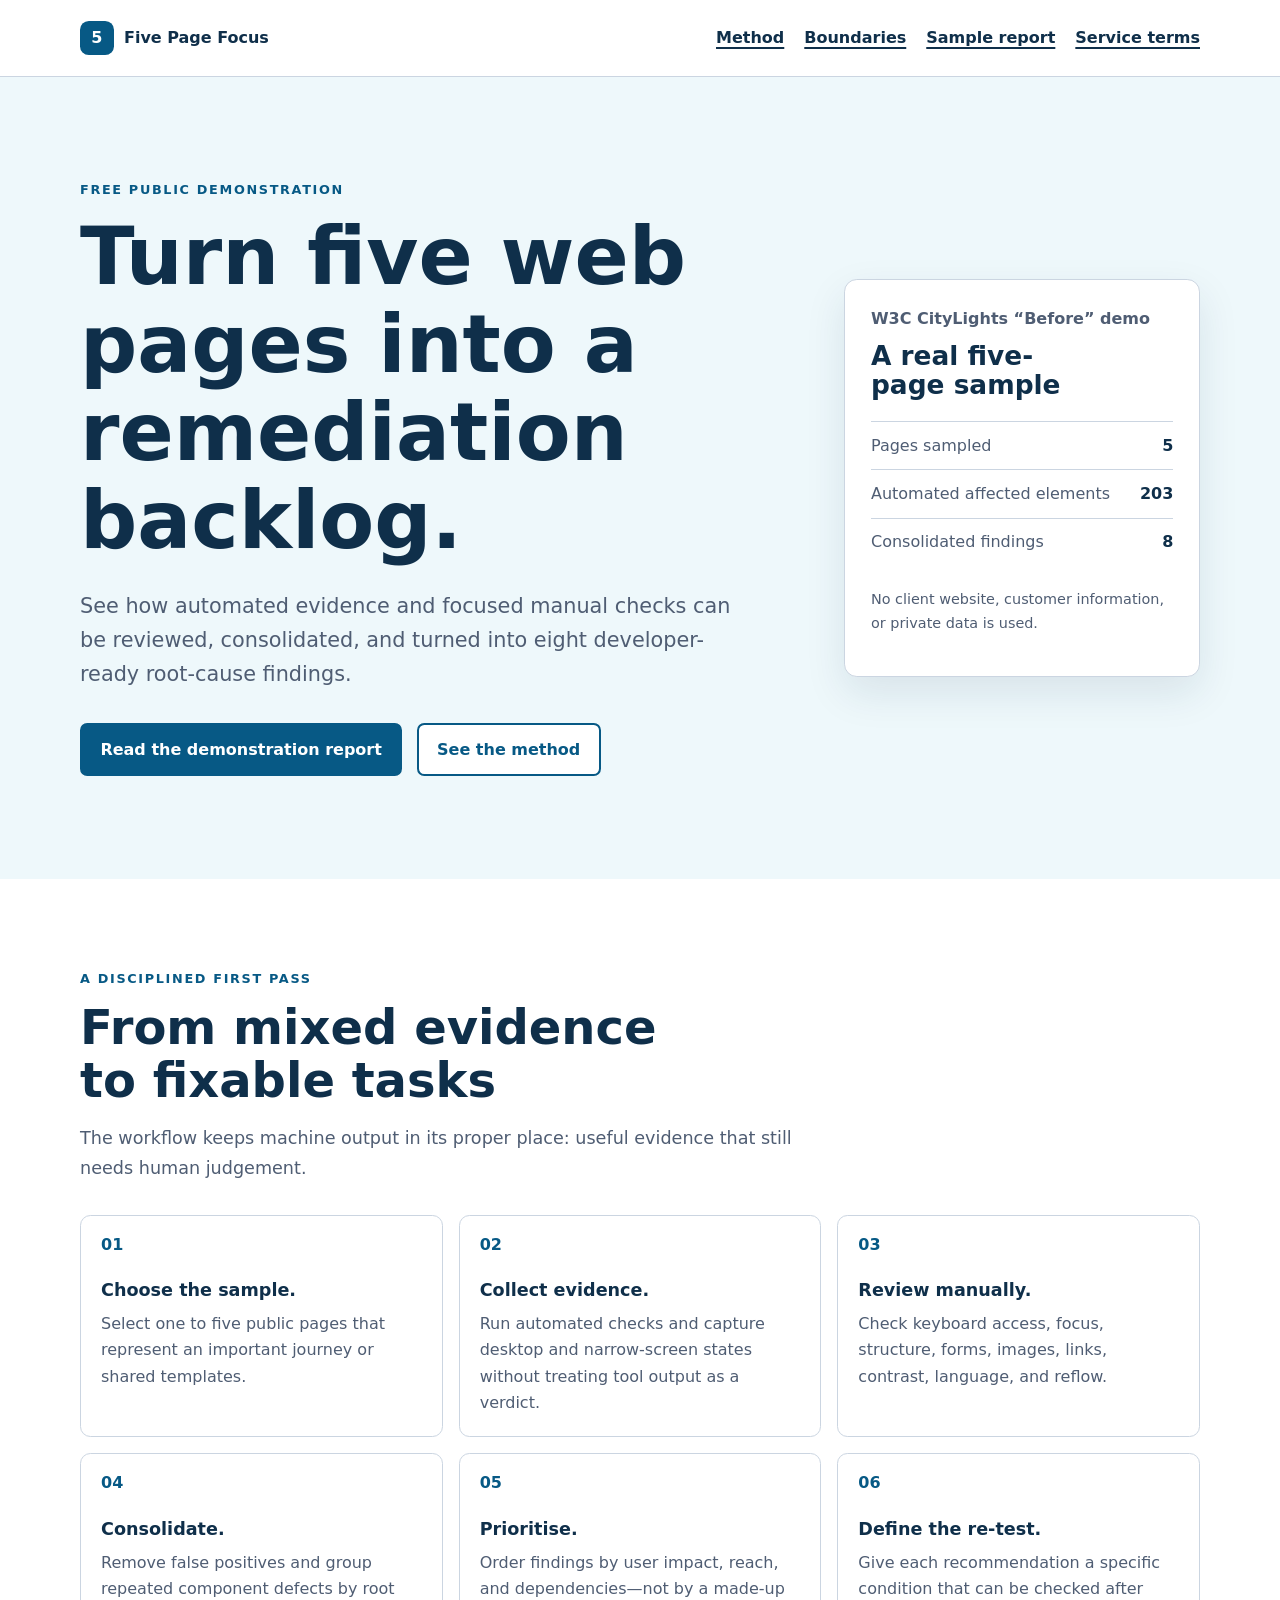
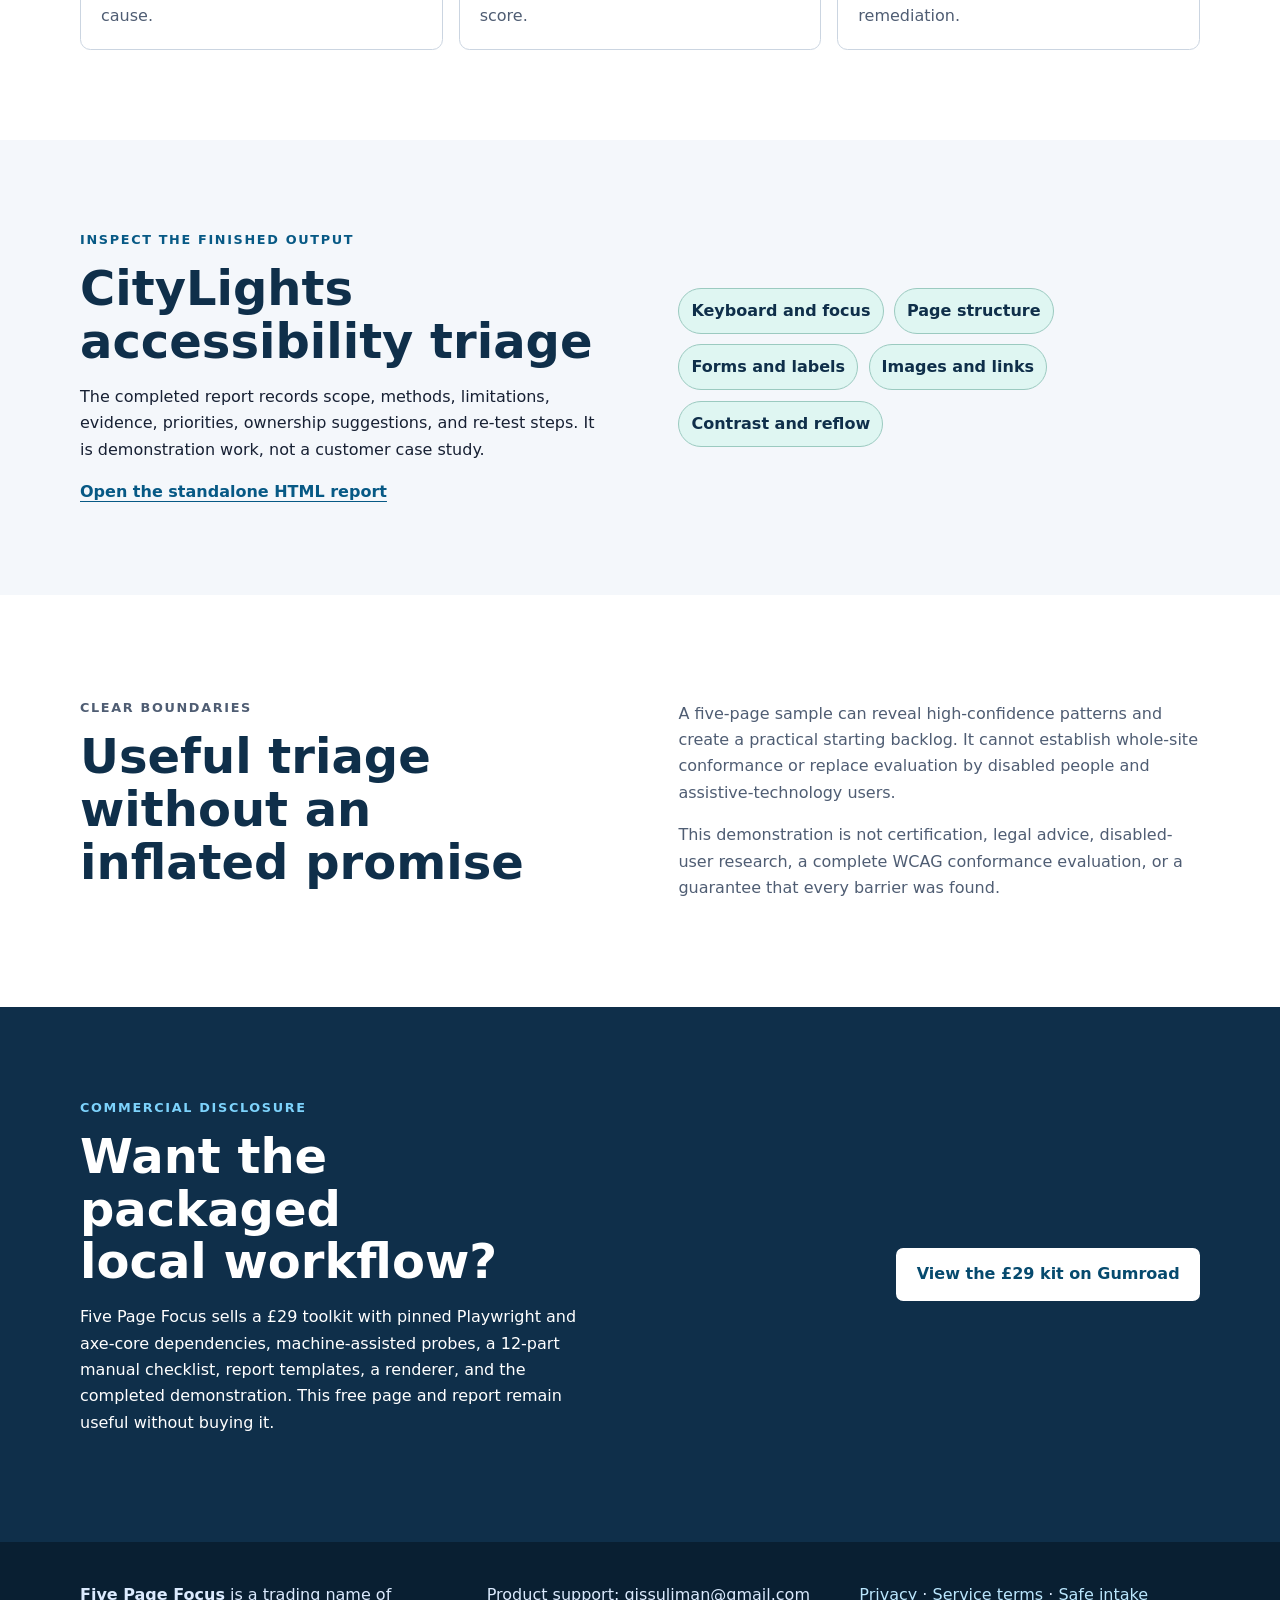
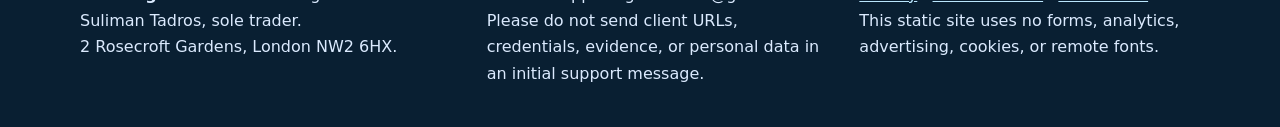
<file: index.html>
<!doctype html>
<html lang="en-GB">
<head>
  <meta charset="utf-8">
  <meta name="viewport" content="width=device-width, initial-scale=1">
  <meta name="description" content="A free, inspectable demonstration of turning five web pages into a prioritised accessibility remediation backlog.">
  <link rel="canonical" href="https://hero988.github.io/-five-page-focus/">
  <title>Five Page Focus — free accessibility triage demonstration</title>
  <link rel="stylesheet" href="styles.css">
</head>
<body>
  <a class="skip-link" href="#main-content">Skip to main content</a>

  <header class="site-header">
    <div class="shell header-inner">
      <a class="brand" href="index.html" aria-label="Five Page Focus demonstration home">
        <span class="brand-mark" aria-hidden="true">5</span>
        <span>Five Page Focus</span>
      </a>
      <nav aria-label="Main navigation">
        <ul>
          <li><a href="#method">Method</a></li>
          <li><a href="#boundaries">Boundaries</a></li>
          <li><a href="sample-report.html">Sample report</a></li>
          <li><a href="service-terms.html">Service terms</a></li>
        </ul>
      </nav>
    </div>
  </header>

  <main id="main-content">
    <section class="hero">
      <div class="shell hero-grid">
        <div>
          <p class="eyebrow">Free public demonstration</p>
          <h1>Turn five web pages into a remediation backlog.</h1>
          <p class="hero-copy">See how automated evidence and focused manual checks can be reviewed, consolidated, and turned into eight developer-ready root-cause findings.</p>
          <div class="button-row">
            <a class="button button-primary" href="sample-report.html">Read the demonstration report</a>
            <a class="button button-secondary" href="#method">See the method</a>
          </div>
        </div>
        <aside class="summary-card" aria-labelledby="summary-title">
          <p class="card-kicker">W3C CityLights “Before” demo</p>
          <h2 id="summary-title">A real five-page sample</h2>
          <dl>
            <div><dt>Pages sampled</dt><dd>5</dd></div>
            <div><dt>Automated affected elements</dt><dd>203</dd></div>
            <div><dt>Consolidated findings</dt><dd>8</dd></div>
          </dl>
          <p class="small">No client website, customer information, or private data is used.</p>
        </aside>
      </div>
    </section>

    <section class="section" id="method">
      <div class="shell">
        <div class="section-heading">
          <p class="eyebrow">A disciplined first pass</p>
          <h2>From mixed evidence to fixable tasks</h2>
          <p>The workflow keeps machine output in its proper place: useful evidence that still needs human judgement.</p>
        </div>
        <ol class="method-grid">
          <li><strong>Choose the sample.</strong><span>Select one to five public pages that represent an important journey or shared templates.</span></li>
          <li><strong>Collect evidence.</strong><span>Run automated checks and capture desktop and narrow-screen states without treating tool output as a verdict.</span></li>
          <li><strong>Review manually.</strong><span>Check keyboard access, focus, structure, forms, images, links, contrast, language, and reflow.</span></li>
          <li><strong>Consolidate.</strong><span>Remove false positives and group repeated component defects by root cause.</span></li>
          <li><strong>Prioritise.</strong><span>Order findings by user impact, reach, and dependencies—not by a made-up score.</span></li>
          <li><strong>Define the re-test.</strong><span>Give each recommendation a specific condition that can be checked after remediation.</span></li>
        </ol>
      </div>
    </section>

    <section class="section report-section">
      <div class="shell report-grid">
        <div>
          <p class="eyebrow">Inspect the finished output</p>
          <h2>CityLights accessibility triage</h2>
          <p>The completed report records scope, methods, limitations, evidence, priorities, ownership suggestions, and re-test steps. It is demonstration work, not a customer case study.</p>
          <a class="text-link" href="sample-report.html">Open the standalone HTML report</a>
        </div>
        <div class="finding-list">
          <span>Keyboard and focus</span>
          <span>Page structure</span>
          <span>Forms and labels</span>
          <span>Images and links</span>
          <span>Contrast and reflow</span>
        </div>
      </div>
    </section>

    <section class="section boundaries-section" id="boundaries">
      <div class="shell boundary-grid">
        <div>
          <p class="eyebrow">Clear boundaries</p>
          <h2>Useful triage without an inflated promise</h2>
        </div>
        <div>
          <p>A five-page sample can reveal high-confidence patterns and create a practical starting backlog. It cannot establish whole-site conformance or replace evaluation by disabled people and assistive-technology users.</p>
          <p>This demonstration is not certification, legal advice, disabled-user research, a complete WCAG conformance evaluation, or a guarantee that every barrier was found.</p>
        </div>
      </div>
    </section>

    <section class="section product-section" aria-labelledby="product-title">
      <div class="shell product-panel">
        <div>
          <p class="eyebrow">Commercial disclosure</p>
          <h2 id="product-title">Want the packaged local workflow?</h2>
          <p>Five Page Focus sells a £29 toolkit with pinned Playwright and axe-core dependencies, machine-assisted probes, a 12-part manual checklist, report templates, a renderer, and the completed demonstration. This free page and report remain useful without buying it.</p>
        </div>
        <a class="button button-primary" href="https://gissuliman.gumroad.com/l/five-page-accessibility-triage-kit?utm_source=github&amp;utm_medium=repository&amp;utm_campaign=five_page_workflow">View the £29 kit on Gumroad</a>
      </div>
    </section>
  </main>

  <footer class="site-footer">
    <div class="shell footer-grid">
      <p><strong>Five Page Focus</strong> is a trading name of Suliman Tadros, sole trader.<br>2 Rosecroft Gardens, London NW2 6HX.</p>
      <p>Product support: gissuliman@gmail.com<br>Please do not send client URLs, credentials, evidence, or personal data in an initial support message.</p>
      <p><a href="privacy.html">Privacy</a> · <a href="service-terms.html">Service terms</a> · <a href="intake.html">Safe intake</a><br>This static site uses no forms, analytics, advertising, cookies, or remote fonts.</p>
    </div>
  </footer>
</body>
</html>
</file>
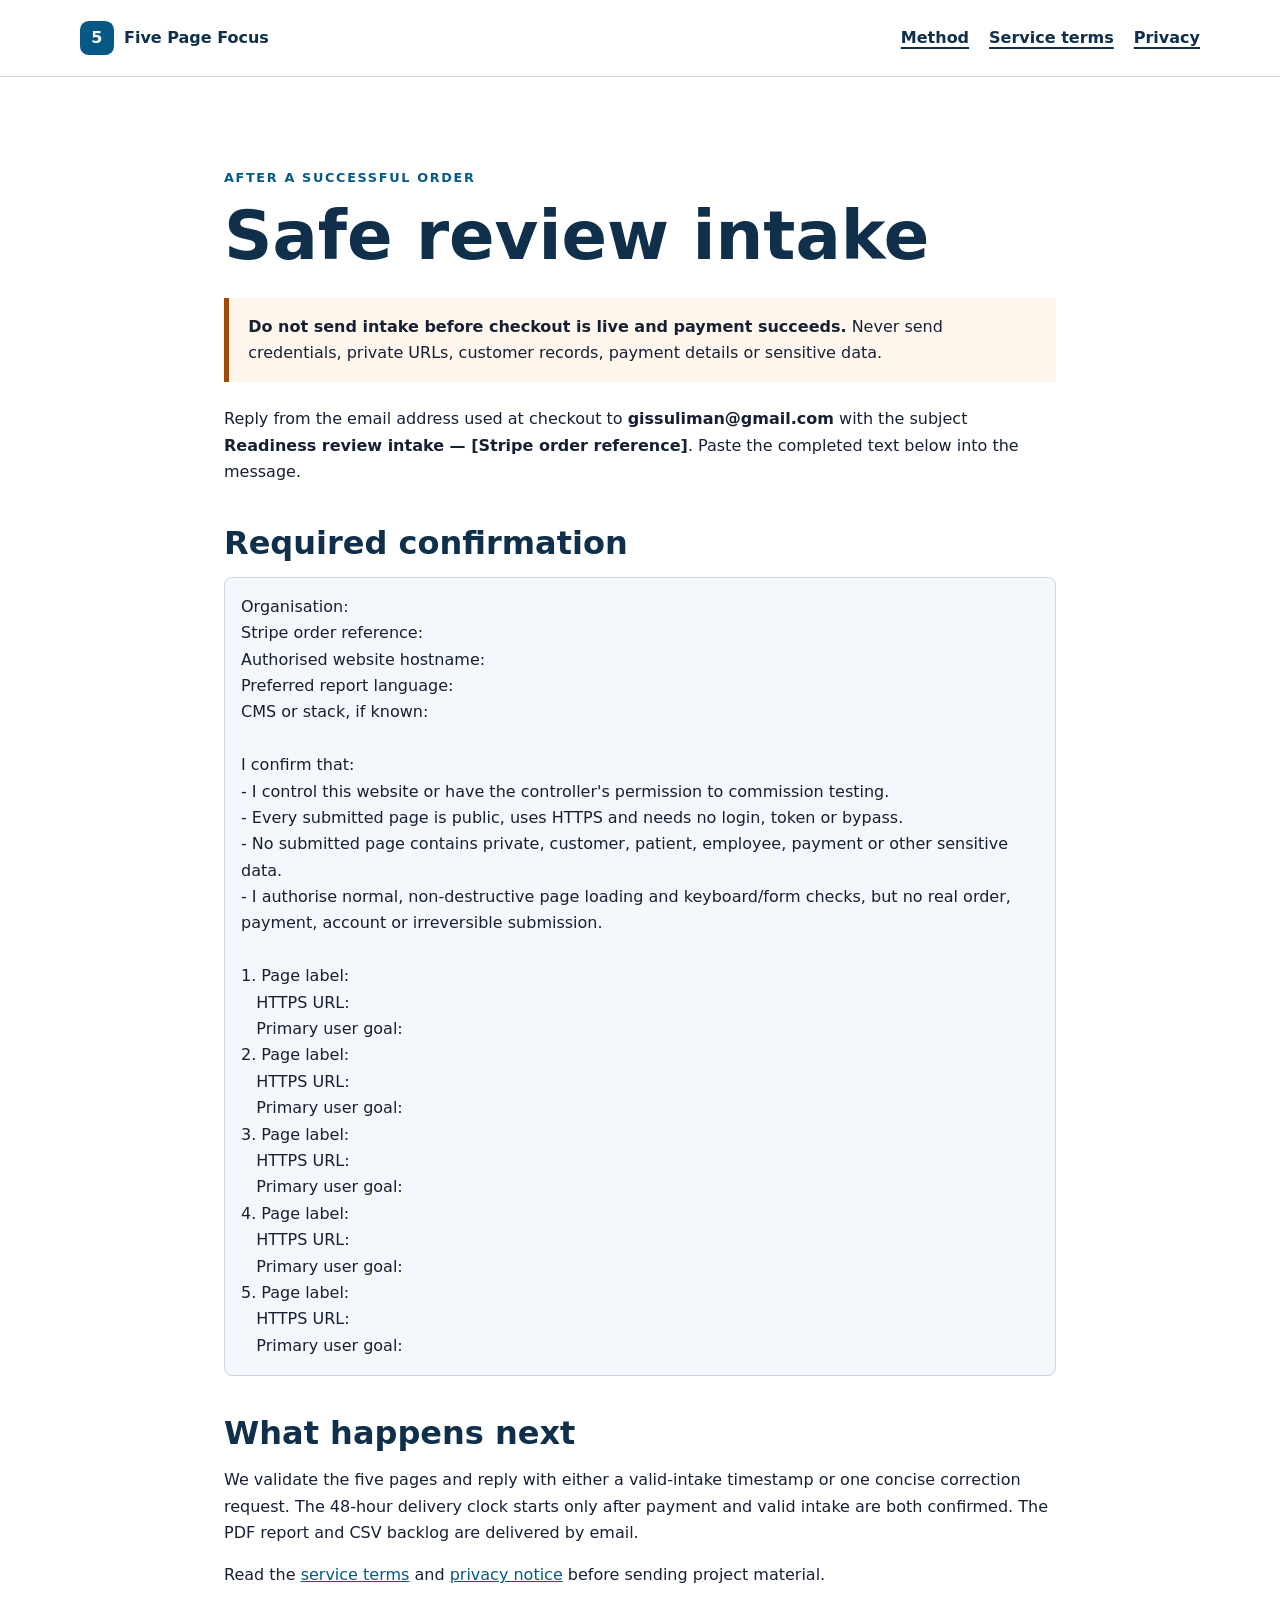
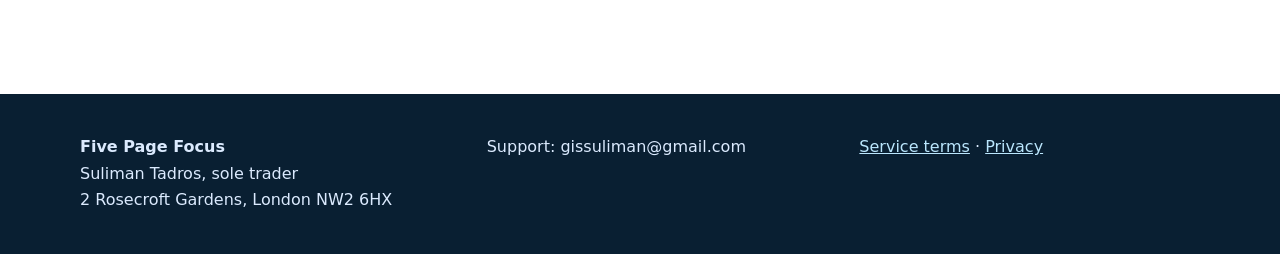
<file: intake.html>
<!doctype html>
<html lang="en-GB">
<head>
  <meta charset="utf-8">
  <meta name="viewport" content="width=device-width, initial-scale=1">
  <meta name="description" content="Safe intake instructions for a Five Page Focus accessibility readiness review.">
  <meta name="robots" content="noindex,follow">
  <link rel="canonical" href="https://hero988.github.io/-five-page-focus/intake.html">
  <title>Safe review intake — Five Page Focus</title>
  <link rel="stylesheet" href="styles.css">
</head>
<body>
  <a class="skip-link" href="#main-content">Skip to main content</a>
  <header class="site-header"><div class="shell header-inner"><a class="brand" href="index.html" aria-label="Five Page Focus home"><span class="brand-mark" aria-hidden="true">5</span><span>Five Page Focus</span></a><nav aria-label="Main navigation"><ul><li><a href="index.html">Method</a></li><li><a href="service-terms.html">Service terms</a></li><li><a href="privacy.html">Privacy</a></li></ul></nav></div></header>
  <main class="policy-main" id="main-content">
    <div class="shell narrow">
      <p class="eyebrow">After a successful order</p>
      <h1>Safe review intake</h1>
      <div class="policy-notice"><strong>Do not send intake before checkout is live and payment succeeds.</strong> Never send credentials, private URLs, customer records, payment details or sensitive data.</div>
      <p>Reply from the email address used at checkout to <strong>gissuliman@gmail.com</strong> with the subject <strong>Readiness review intake — [Stripe order reference]</strong>. Paste the completed text below into the message.</p>

      <h2>Required confirmation</h2>
      <div class="copy-block">Organisation:
Stripe order reference:
Authorised website hostname:
Preferred report language:
CMS or stack, if known:

I confirm that:
- I control this website or have the controller's permission to commission testing.
- Every submitted page is public, uses HTTPS and needs no login, token or bypass.
- No submitted page contains private, customer, patient, employee, payment or other sensitive data.
- I authorise normal, non-destructive page loading and keyboard/form checks, but no real order, payment, account or irreversible submission.

1. Page label:
   HTTPS URL:
   Primary user goal:
2. Page label:
   HTTPS URL:
   Primary user goal:
3. Page label:
   HTTPS URL:
   Primary user goal:
4. Page label:
   HTTPS URL:
   Primary user goal:
5. Page label:
   HTTPS URL:
   Primary user goal:</div>

      <h2>What happens next</h2>
      <p>We validate the five pages and reply with either a valid-intake timestamp or one concise correction request. The 48-hour delivery clock starts only after payment and valid intake are both confirmed. The PDF report and CSV backlog are delivered by email.</p>
      <p>Read the <a href="service-terms.html">service terms</a> and <a href="privacy.html">privacy notice</a> before sending project material.</p>
    </div>
  </main>
  <footer class="site-footer"><div class="shell footer-grid"><p><strong>Five Page Focus</strong><br>Suliman Tadros, sole trader<br>2 Rosecroft Gardens, London NW2 6HX</p><p>Support: gissuliman@gmail.com</p><p><a href="service-terms.html">Service terms</a> · <a href="privacy.html">Privacy</a></p></div></footer>
</body>
</html>
</file>
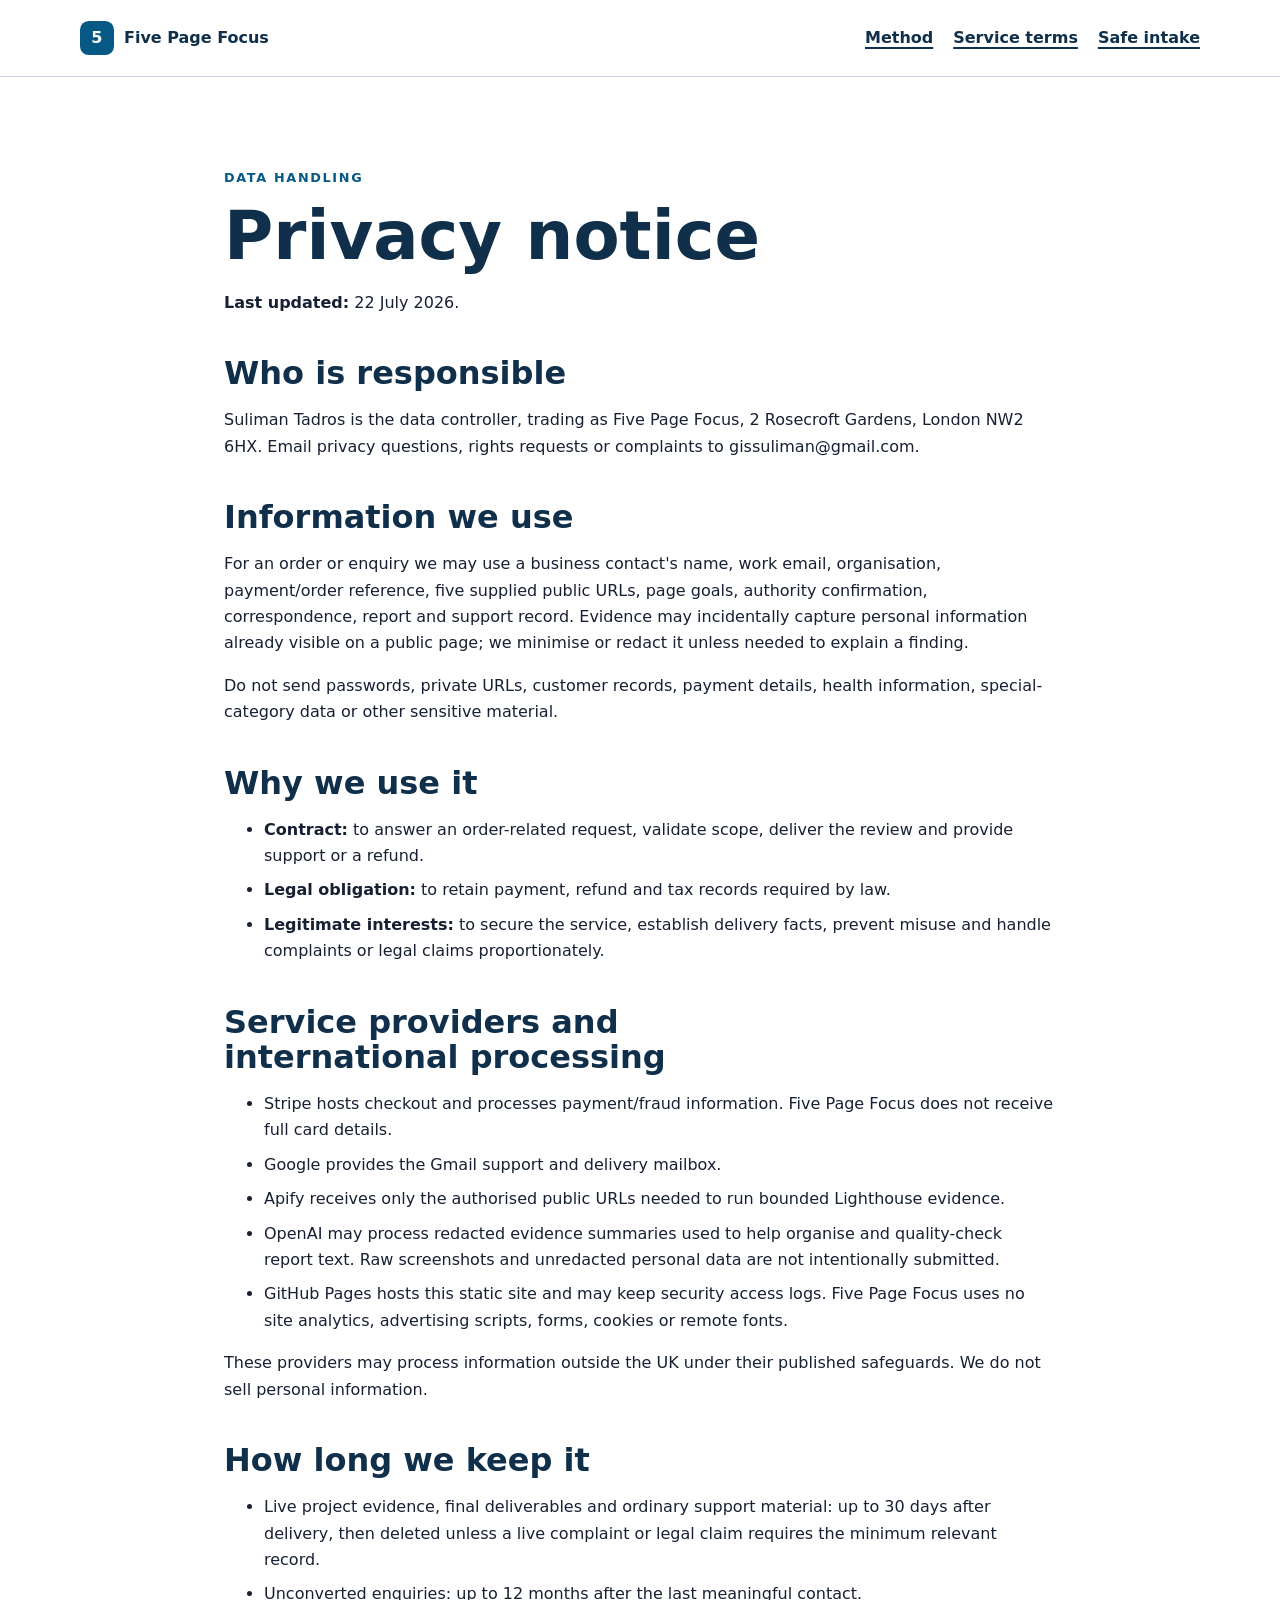
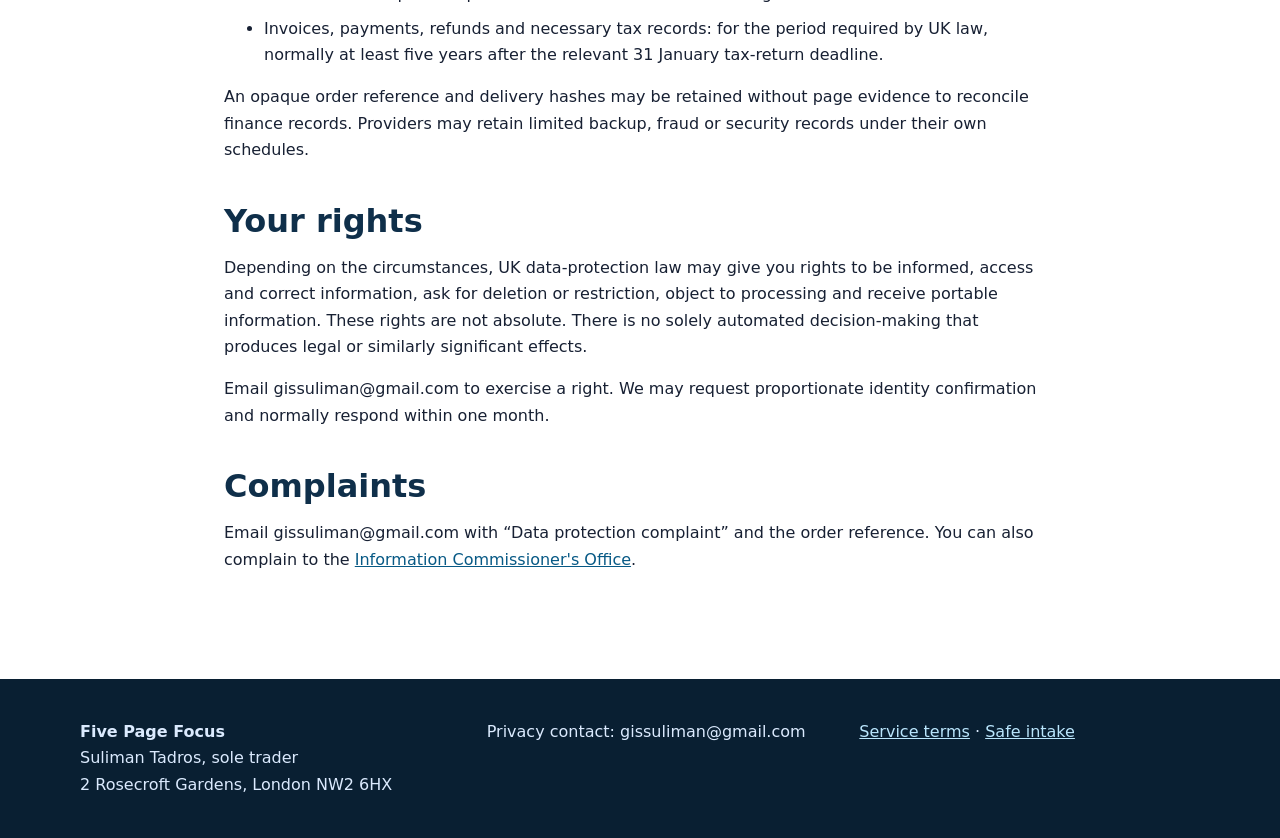
<file: privacy.html>
<!doctype html>
<html lang="en-GB">
<head>
  <meta charset="utf-8">
  <meta name="viewport" content="width=device-width, initial-scale=1">
  <meta name="description" content="How Five Page Focus uses and retains information for its readiness review.">
  <link rel="canonical" href="https://hero988.github.io/-five-page-focus/privacy.html">
  <title>Privacy — Five Page Focus</title>
  <link rel="stylesheet" href="styles.css">
</head>
<body>
  <a class="skip-link" href="#main-content">Skip to main content</a>
  <header class="site-header"><div class="shell header-inner"><a class="brand" href="index.html" aria-label="Five Page Focus home"><span class="brand-mark" aria-hidden="true">5</span><span>Five Page Focus</span></a><nav aria-label="Main navigation"><ul><li><a href="index.html">Method</a></li><li><a href="service-terms.html">Service terms</a></li><li><a href="intake.html">Safe intake</a></li></ul></nav></div></header>
  <main class="policy-main" id="main-content">
    <div class="shell narrow">
      <p class="eyebrow">Data handling</p>
      <h1>Privacy notice</h1>
      <p><strong>Last updated:</strong> 22 July 2026.</p>

      <h2>Who is responsible</h2>
      <p>Suliman Tadros is the data controller, trading as Five Page Focus, 2 Rosecroft Gardens, London NW2 6HX. Email privacy questions, rights requests or complaints to gissuliman@gmail.com.</p>

      <h2>Information we use</h2>
      <p>For an order or enquiry we may use a business contact's name, work email, organisation, payment/order reference, five supplied public URLs, page goals, authority confirmation, correspondence, report and support record. Evidence may incidentally capture personal information already visible on a public page; we minimise or redact it unless needed to explain a finding.</p>
      <p>Do not send passwords, private URLs, customer records, payment details, health information, special-category data or other sensitive material.</p>

      <h2>Why we use it</h2>
      <ul>
        <li><strong>Contract:</strong> to answer an order-related request, validate scope, deliver the review and provide support or a refund.</li>
        <li><strong>Legal obligation:</strong> to retain payment, refund and tax records required by law.</li>
        <li><strong>Legitimate interests:</strong> to secure the service, establish delivery facts, prevent misuse and handle complaints or legal claims proportionately.</li>
      </ul>

      <h2>Service providers and international processing</h2>
      <ul>
        <li>Stripe hosts checkout and processes payment/fraud information. Five Page Focus does not receive full card details.</li>
        <li>Google provides the Gmail support and delivery mailbox.</li>
        <li>Apify receives only the authorised public URLs needed to run bounded Lighthouse evidence.</li>
        <li>OpenAI may process redacted evidence summaries used to help organise and quality-check report text. Raw screenshots and unredacted personal data are not intentionally submitted.</li>
        <li>GitHub Pages hosts this static site and may keep security access logs. Five Page Focus uses no site analytics, advertising scripts, forms, cookies or remote fonts.</li>
      </ul>
      <p>These providers may process information outside the UK under their published safeguards. We do not sell personal information.</p>

      <h2>How long we keep it</h2>
      <ul>
        <li>Live project evidence, final deliverables and ordinary support material: up to 30 days after delivery, then deleted unless a live complaint or legal claim requires the minimum relevant record.</li>
        <li>Unconverted enquiries: up to 12 months after the last meaningful contact.</li>
        <li>Invoices, payments, refunds and necessary tax records: for the period required by UK law, normally at least five years after the relevant 31 January tax-return deadline.</li>
      </ul>
      <p>An opaque order reference and delivery hashes may be retained without page evidence to reconcile finance records. Providers may retain limited backup, fraud or security records under their own schedules.</p>

      <h2>Your rights</h2>
      <p>Depending on the circumstances, UK data-protection law may give you rights to be informed, access and correct information, ask for deletion or restriction, object to processing and receive portable information. These rights are not absolute. There is no solely automated decision-making that produces legal or similarly significant effects.</p>
      <p>Email gissuliman@gmail.com to exercise a right. We may request proportionate identity confirmation and normally respond within one month.</p>

      <h2>Complaints</h2>
      <p>Email gissuliman@gmail.com with “Data protection complaint” and the order reference. You can also complain to the <a href="https://ico.org.uk/make-a-complaint/">Information Commissioner's Office</a>.</p>
    </div>
  </main>
  <footer class="site-footer"><div class="shell footer-grid"><p><strong>Five Page Focus</strong><br>Suliman Tadros, sole trader<br>2 Rosecroft Gardens, London NW2 6HX</p><p>Privacy contact: gissuliman@gmail.com</p><p><a href="service-terms.html">Service terms</a> · <a href="intake.html">Safe intake</a></p></div></footer>
</body>
</html>
</file>
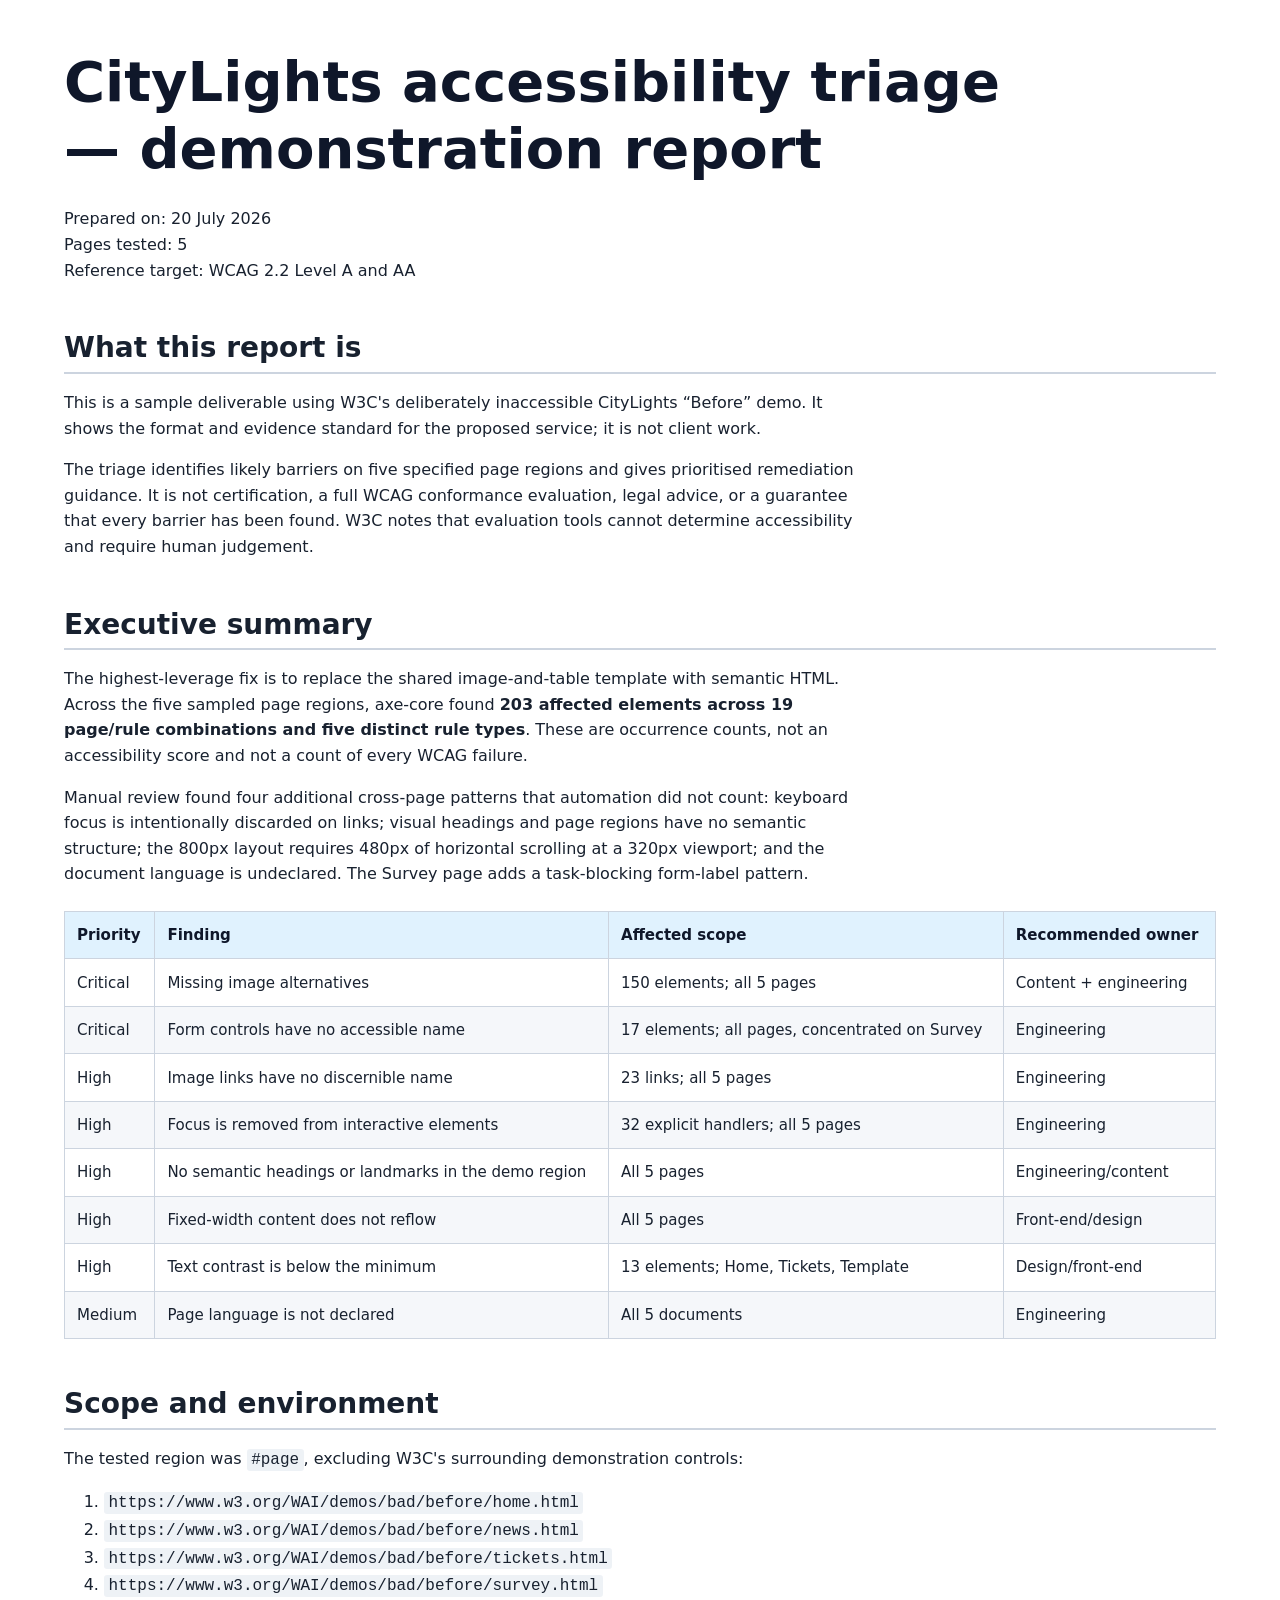
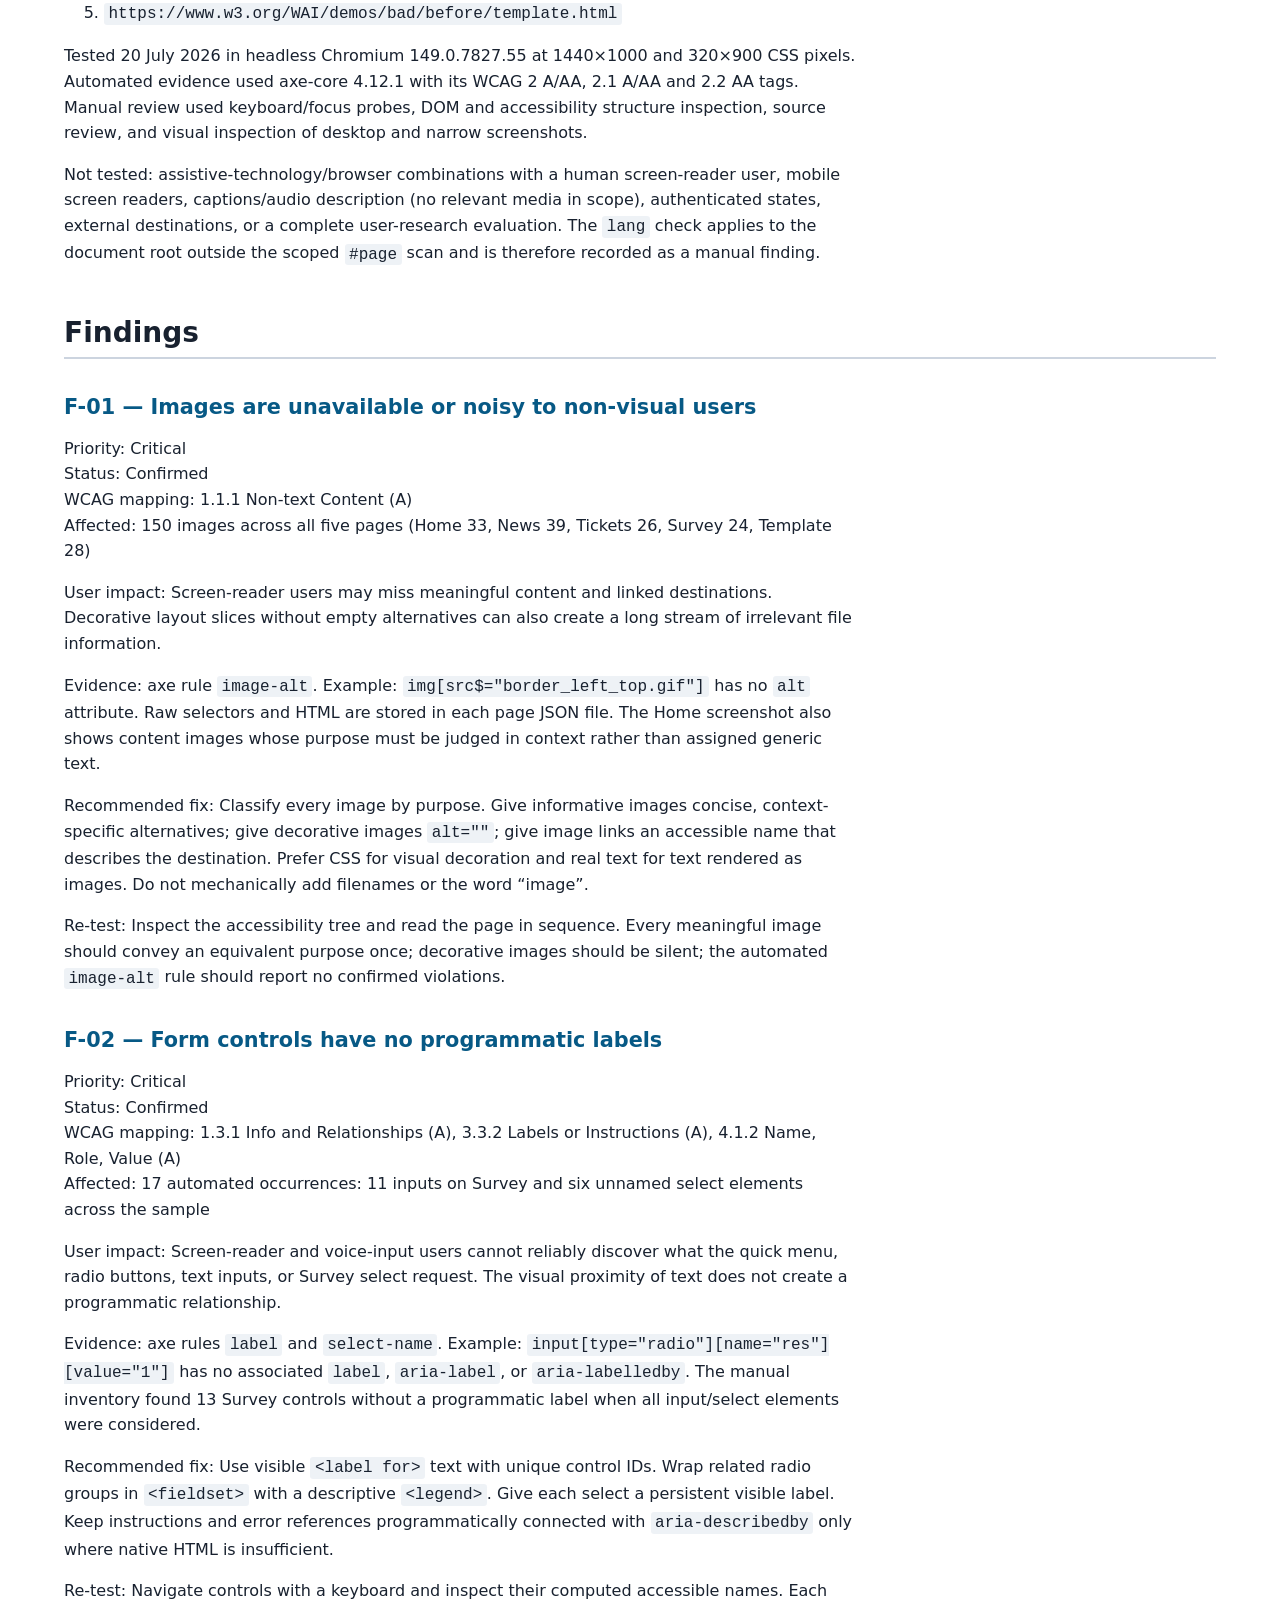
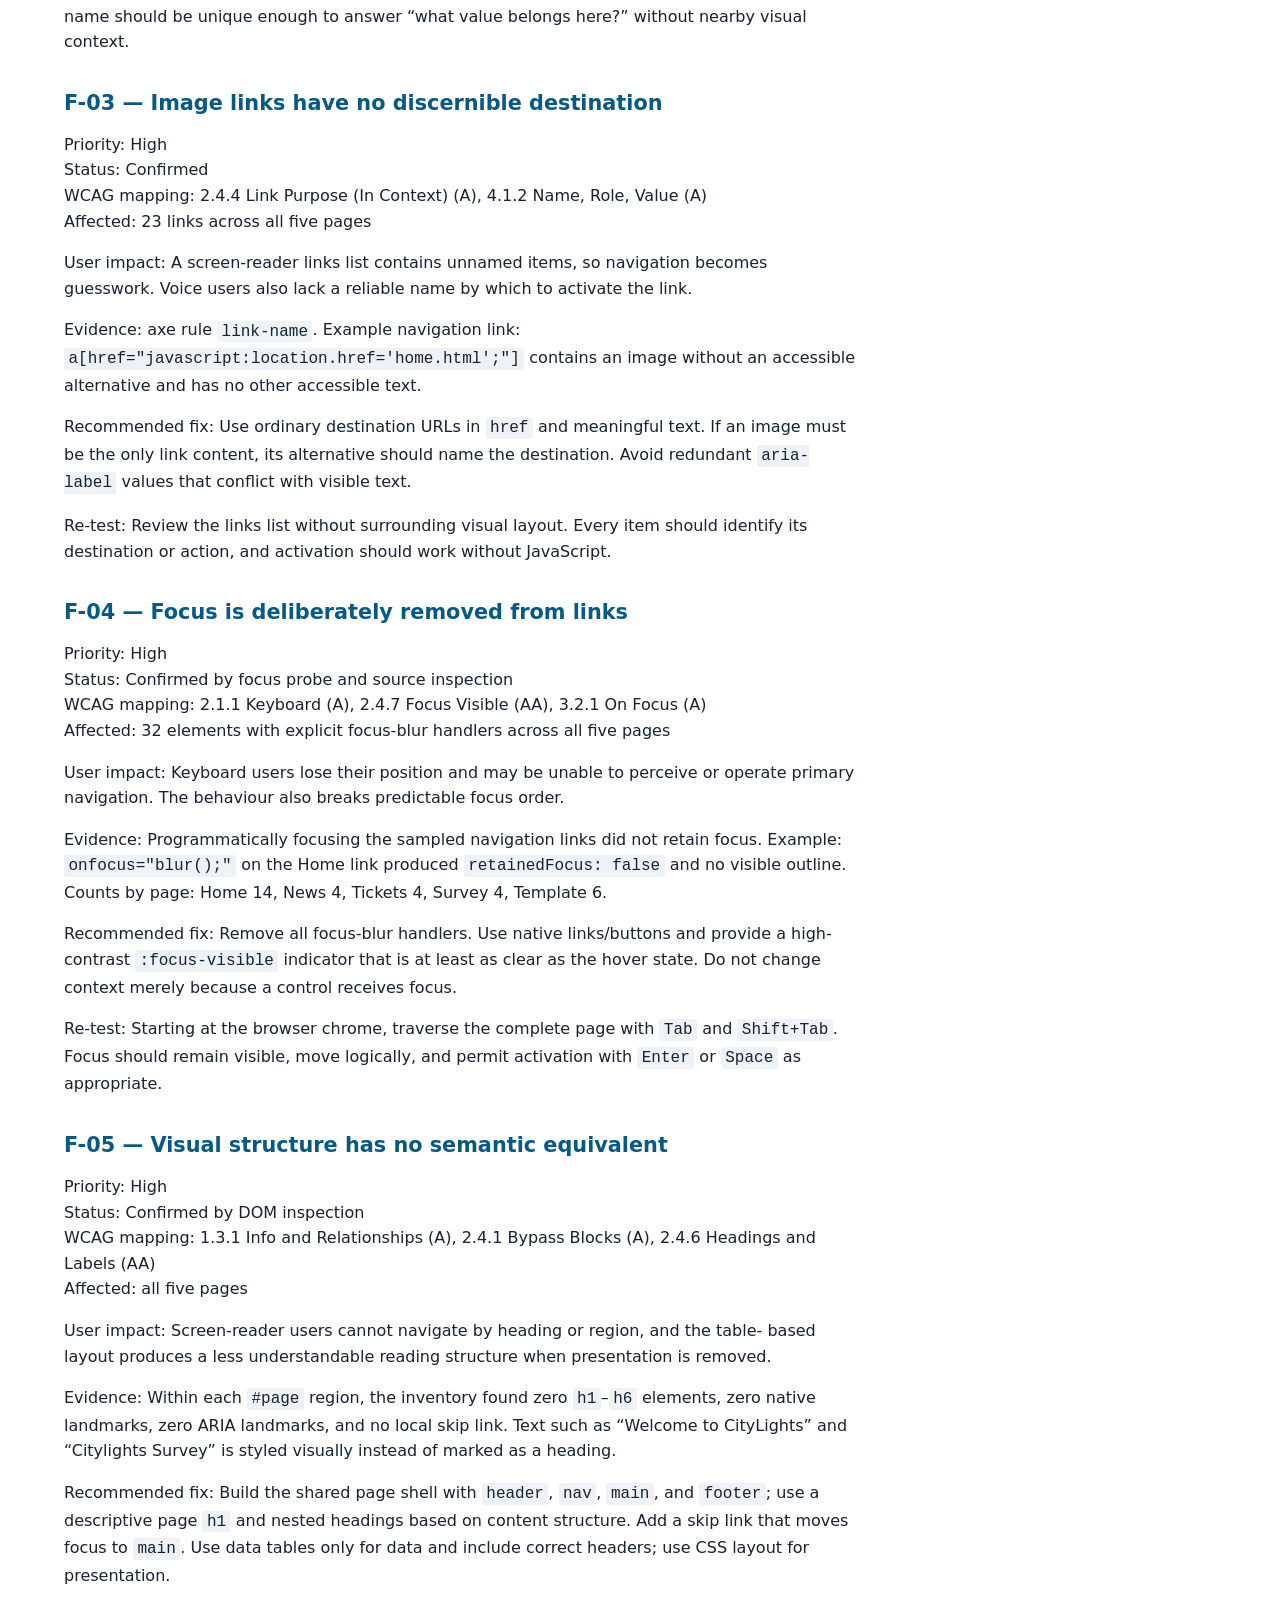
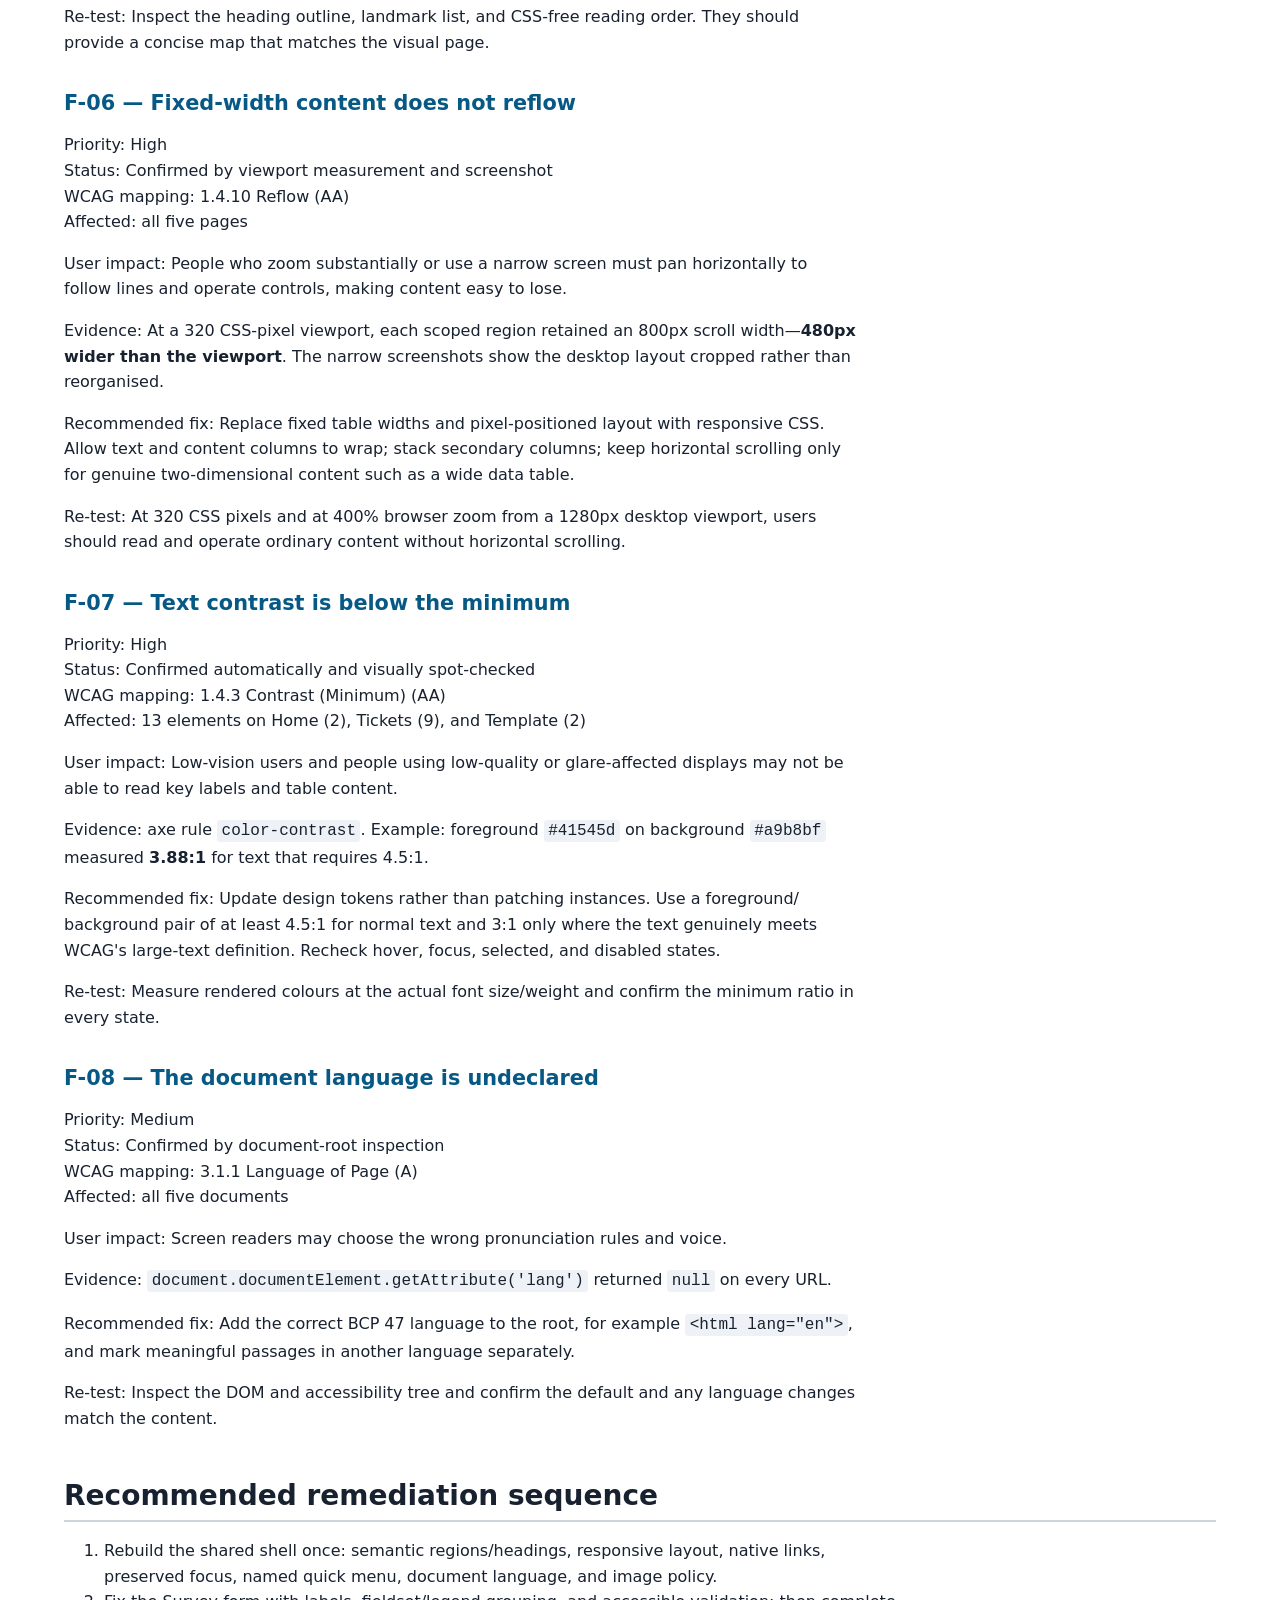
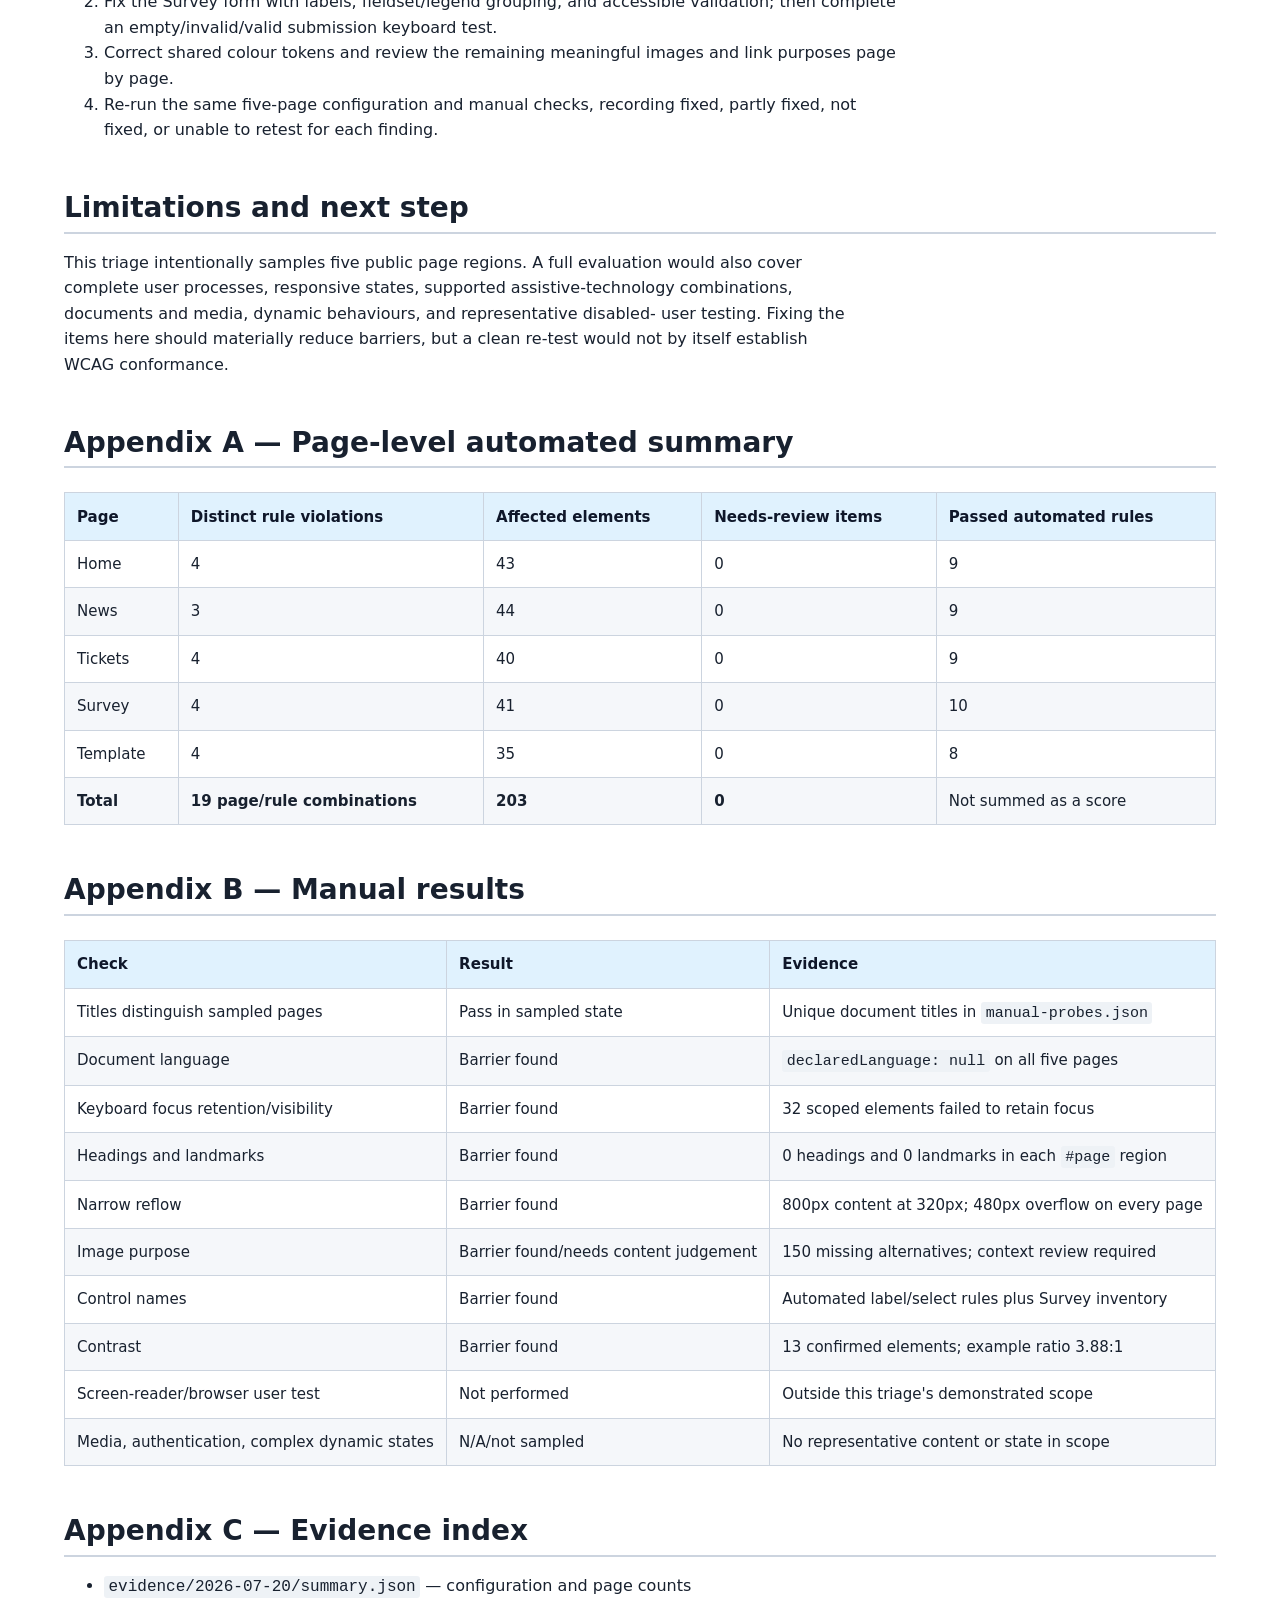
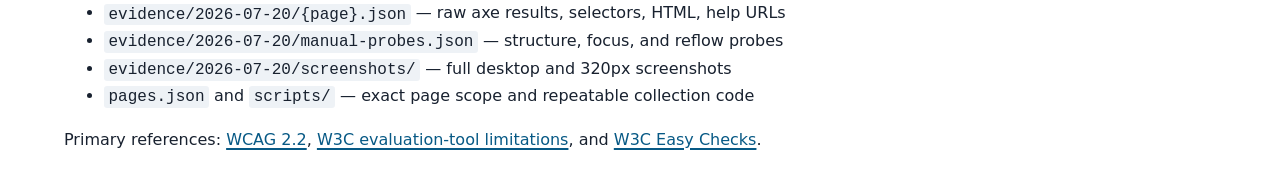
<file: sample-report.html>
<!doctype html>
<html lang="en">
<head>
  <meta charset="utf-8">
  <meta name="viewport" content="width=device-width, initial-scale=1">
  <meta name="description" content="A completed five-page accessibility triage demonstration using the W3C CityLights sample site.">
  <link rel="canonical" href="https://hero988.github.io/-five-page-focus/sample-report.html">
  <title>CityLights accessibility triage — demonstration report</title>
  <style>:root {
  color-scheme: light;
  --ink: #18212f;
  --muted: #526071;
  --line: #ccd4df;
  --surface: #f5f7fa;
  --accent: #075985;
  --accent-soft: #e0f2fe;
}

* { box-sizing: border-box; }

html { font-size: 100%; }

body {
  margin: 0;
  color: var(--ink);
  background: #fff;
  font: 1rem/1.6 system-ui, -apple-system, BlinkMacSystemFont, "Segoe UI", sans-serif;
}

main {
  width: min(100% - 2rem, 72rem);
  margin: 0 auto;
  padding: 3rem 0 6rem;
}

h1, h2, h3 {
  line-height: 1.2;
  text-wrap: balance;
}

h1 {
  margin: 0 0 1.5rem;
  font-size: clamp(2rem, 5vw, 3.5rem);
  color: #0f172a;
}

h2 {
  margin: 3rem 0 1rem;
  padding-bottom: .45rem;
  border-bottom: 2px solid var(--line);
  font-size: 1.75rem;
}

h3 {
  margin: 2.25rem 0 .75rem;
  color: var(--accent);
  font-size: 1.3rem;
}

p, li { max-width: 78ch; }

a {
  color: #075985;
  text-decoration-thickness: .12em;
  text-underline-offset: .18em;
}

a:focus-visible {
  outline: 3px solid #ca8a04;
  outline-offset: 3px;
}

code {
  padding: .12rem .28rem;
  border-radius: .2rem;
  background: #eef2f6;
  overflow-wrap: anywhere;
}

table {
  width: 100%;
  margin: 1.5rem 0;
  border-collapse: collapse;
  font-size: .94rem;
}

th, td {
  padding: .7rem .75rem;
  border: 1px solid var(--line);
  text-align: left;
  vertical-align: top;
}

th {
  color: #0f172a;
  background: var(--accent-soft);
}

tbody tr:nth-child(even) { background: var(--surface); }

blockquote {
  margin-inline: 0;
  padding: .8rem 1rem;
  border-left: .3rem solid var(--accent);
  background: var(--surface);
}

@media (max-width: 48rem) {
  main { width: min(100% - 1rem, 72rem); padding-top: 1.5rem; }
  table { display: block; overflow-x: auto; }
}

@media print {
  body { font-size: 10.5pt; }
  main { width: 100%; padding: 0; }
  h2, h3 { break-after: avoid; }
  table, pre, blockquote { break-inside: avoid; }
  a { color: inherit; }
  a[href^="http"]::after { content: " (" attr(href) ")"; font-size: .8em; }
}
</style>
</head>
<body>
  <main id="main-content">
    <h1>CityLights accessibility triage — demonstration report</h1>
<p>Prepared on: 20 July 2026<br>Pages tested: 5<br>Reference target: WCAG 2.2 Level A and AA</p>
<h2>What this report is</h2>
<p>This is a sample deliverable using W3C&#39;s deliberately inaccessible CityLights
“Before” demo. It shows the format and evidence standard for the proposed service; it
is not client work.</p>
<p>The triage identifies likely barriers on five specified page regions and gives
prioritised remediation guidance. It is not certification, a full WCAG conformance
evaluation, legal advice, or a guarantee that every barrier has been found. W3C notes
that evaluation tools cannot determine accessibility and require human judgement.</p>
<h2>Executive summary</h2>
<p>The highest-leverage fix is to replace the shared image-and-table template with
semantic HTML. Across the five sampled page regions, axe-core found <strong>203 affected
elements across 19 page/rule combinations and five distinct rule types</strong>. These are
occurrence counts, not an accessibility score and not a count of every WCAG failure.</p>
<p>Manual review found four additional cross-page patterns that automation did not count:
keyboard focus is intentionally discarded on links; visual headings and page regions
have no semantic structure; the 800px layout requires 480px of horizontal scrolling at
a 320px viewport; and the document language is undeclared. The Survey page adds a
task-blocking form-label pattern.</p>
<table>
<thead>
<tr>
<th>Priority</th>
<th>Finding</th>
<th>Affected scope</th>
<th>Recommended owner</th>
</tr>
</thead>
<tbody><tr>
<td>Critical</td>
<td>Missing image alternatives</td>
<td>150 elements; all 5 pages</td>
<td>Content + engineering</td>
</tr>
<tr>
<td>Critical</td>
<td>Form controls have no accessible name</td>
<td>17 elements; all pages, concentrated on Survey</td>
<td>Engineering</td>
</tr>
<tr>
<td>High</td>
<td>Image links have no discernible name</td>
<td>23 links; all 5 pages</td>
<td>Engineering</td>
</tr>
<tr>
<td>High</td>
<td>Focus is removed from interactive elements</td>
<td>32 explicit handlers; all 5 pages</td>
<td>Engineering</td>
</tr>
<tr>
<td>High</td>
<td>No semantic headings or landmarks in the demo region</td>
<td>All 5 pages</td>
<td>Engineering/content</td>
</tr>
<tr>
<td>High</td>
<td>Fixed-width content does not reflow</td>
<td>All 5 pages</td>
<td>Front-end/design</td>
</tr>
<tr>
<td>High</td>
<td>Text contrast is below the minimum</td>
<td>13 elements; Home, Tickets, Template</td>
<td>Design/front-end</td>
</tr>
<tr>
<td>Medium</td>
<td>Page language is not declared</td>
<td>All 5 documents</td>
<td>Engineering</td>
</tr>
</tbody></table>
<h2>Scope and environment</h2>
<p>The tested region was <code>#page</code>, excluding W3C&#39;s surrounding demonstration controls:</p>
<ol>
<li><code>https://www.w3.org/WAI/demos/bad/before/home.html</code></li>
<li><code>https://www.w3.org/WAI/demos/bad/before/news.html</code></li>
<li><code>https://www.w3.org/WAI/demos/bad/before/tickets.html</code></li>
<li><code>https://www.w3.org/WAI/demos/bad/before/survey.html</code></li>
<li><code>https://www.w3.org/WAI/demos/bad/before/template.html</code></li>
</ol>
<p>Tested 20 July 2026 in headless Chromium 149.0.7827.55 at 1440×1000 and 320×900 CSS
pixels. Automated evidence used axe-core 4.12.1 with its WCAG 2 A/AA, 2.1 A/AA and
2.2 AA tags. Manual review used keyboard/focus probes, DOM and accessibility structure
inspection, source review, and visual inspection of desktop and narrow screenshots.</p>
<p>Not tested: assistive-technology/browser combinations with a human screen-reader user,
mobile screen readers, captions/audio description (no relevant media in scope),
authenticated states, external destinations, or a complete user-research evaluation.
The <code>lang</code> check applies to the document root outside the scoped <code>#page</code> scan and is
therefore recorded as a manual finding.</p>
<h2>Findings</h2>
<h3>F-01 — Images are unavailable or noisy to non-visual users</h3>
<p>Priority: Critical<br>Status: Confirmed<br>WCAG mapping: 1.1.1 Non-text Content (A)<br>Affected: 150 images across all five pages (Home 33, News 39, Tickets 26, Survey 24,
Template 28)</p>
<p>User impact: Screen-reader users may miss meaningful content and linked destinations.
Decorative layout slices without empty alternatives can also create a long stream of
irrelevant file information.</p>
<p>Evidence: axe rule <code>image-alt</code>. Example:
<code>img[src$=&quot;border_left_top.gif&quot;]</code> has no <code>alt</code> attribute. Raw selectors and HTML are
stored in each page JSON file. The Home screenshot also shows content images whose
purpose must be judged in context rather than assigned generic text.</p>
<p>Recommended fix: Classify every image by purpose. Give informative images concise,
context-specific alternatives; give decorative images <code>alt=&quot;&quot;</code>; give image links an
accessible name that describes the destination. Prefer CSS for visual decoration and
real text for text rendered as images. Do not mechanically add filenames or the word
“image”.</p>
<p>Re-test: Inspect the accessibility tree and read the page in sequence. Every meaningful
image should convey an equivalent purpose once; decorative images should be silent;
the automated <code>image-alt</code> rule should report no confirmed violations.</p>
<h3>F-02 — Form controls have no programmatic labels</h3>
<p>Priority: Critical<br>Status: Confirmed<br>WCAG mapping: 1.3.1 Info and Relationships (A), 3.3.2 Labels or Instructions (A),
4.1.2 Name, Role, Value (A)<br>Affected: 17 automated occurrences: 11 inputs on Survey and six unnamed select
elements across the sample</p>
<p>User impact: Screen-reader and voice-input users cannot reliably discover what the
quick menu, radio buttons, text inputs, or Survey select request. The visual proximity
of text does not create a programmatic relationship.</p>
<p>Evidence: axe rules <code>label</code> and <code>select-name</code>. Example:
<code>input[type=&quot;radio&quot;][name=&quot;res&quot;][value=&quot;1&quot;]</code> has no associated <code>label</code>, <code>aria-label</code>,
or <code>aria-labelledby</code>. The manual inventory found 13 Survey controls without a
programmatic label when all input/select elements were considered.</p>
<p>Recommended fix: Use visible <code>&lt;label for&gt;</code> text with unique control IDs. Wrap related
radio groups in <code>&lt;fieldset&gt;</code> with a descriptive <code>&lt;legend&gt;</code>. Give each select a persistent
visible label. Keep instructions and error references programmatically connected with
<code>aria-describedby</code> only where native HTML is insufficient.</p>
<p>Re-test: Navigate controls with a keyboard and inspect their computed accessible names.
Each name should be unique enough to answer “what value belongs here?” without nearby
visual context.</p>
<h3>F-03 — Image links have no discernible destination</h3>
<p>Priority: High<br>Status: Confirmed<br>WCAG mapping: 2.4.4 Link Purpose (In Context) (A), 4.1.2 Name, Role, Value (A)<br>Affected: 23 links across all five pages</p>
<p>User impact: A screen-reader links list contains unnamed items, so navigation becomes
guesswork. Voice users also lack a reliable name by which to activate the link.</p>
<p>Evidence: axe rule <code>link-name</code>. Example navigation link:
<code>a[href=&quot;javascript:location.href=&#39;home.html&#39;;&quot;]</code> contains an image without an
accessible alternative and has no other accessible text.</p>
<p>Recommended fix: Use ordinary destination URLs in <code>href</code> and meaningful text. If an
image must be the only link content, its alternative should name the destination.
Avoid redundant <code>aria-label</code> values that conflict with visible text.</p>
<p>Re-test: Review the links list without surrounding visual layout. Every item should
identify its destination or action, and activation should work without JavaScript.</p>
<h3>F-04 — Focus is deliberately removed from links</h3>
<p>Priority: High<br>Status: Confirmed by focus probe and source inspection<br>WCAG mapping: 2.1.1 Keyboard (A), 2.4.7 Focus Visible (AA), 3.2.1 On Focus (A)<br>Affected: 32 elements with explicit focus-blur handlers across all five pages</p>
<p>User impact: Keyboard users lose their position and may be unable to perceive or
operate primary navigation. The behaviour also breaks predictable focus order.</p>
<p>Evidence: Programmatically focusing the sampled navigation links did not retain focus.
Example: <code>onfocus=&quot;blur();&quot;</code> on the Home link produced <code>retainedFocus: false</code> and no
visible outline. Counts by page: Home 14, News 4, Tickets 4, Survey 4, Template 6.</p>
<p>Recommended fix: Remove all focus-blur handlers. Use native links/buttons and provide a
high-contrast <code>:focus-visible</code> indicator that is at least as clear as the hover state.
Do not change context merely because a control receives focus.</p>
<p>Re-test: Starting at the browser chrome, traverse the complete page with <code>Tab</code> and
<code>Shift+Tab</code>. Focus should remain visible, move logically, and permit activation with
<code>Enter</code> or <code>Space</code> as appropriate.</p>
<h3>F-05 — Visual structure has no semantic equivalent</h3>
<p>Priority: High<br>Status: Confirmed by DOM inspection<br>WCAG mapping: 1.3.1 Info and Relationships (A), 2.4.1 Bypass Blocks (A), 2.4.6
Headings and Labels (AA)<br>Affected: all five pages</p>
<p>User impact: Screen-reader users cannot navigate by heading or region, and the table-
based layout produces a less understandable reading structure when presentation is
removed.</p>
<p>Evidence: Within each <code>#page</code> region, the inventory found zero <code>h1</code>–<code>h6</code> elements,
zero native landmarks, zero ARIA landmarks, and no local skip link. Text such as
“Welcome to CityLights” and “Citylights Survey” is styled visually instead of marked
as a heading.</p>
<p>Recommended fix: Build the shared page shell with <code>header</code>, <code>nav</code>, <code>main</code>, and <code>footer</code>;
use a descriptive page <code>h1</code> and nested headings based on content structure. Add a skip
link that moves focus to <code>main</code>. Use data tables only for data and include correct
headers; use CSS layout for presentation.</p>
<p>Re-test: Inspect the heading outline, landmark list, and CSS-free reading order. They
should provide a concise map that matches the visual page.</p>
<h3>F-06 — Fixed-width content does not reflow</h3>
<p>Priority: High<br>Status: Confirmed by viewport measurement and screenshot<br>WCAG mapping: 1.4.10 Reflow (AA)<br>Affected: all five pages</p>
<p>User impact: People who zoom substantially or use a narrow screen must pan horizontally
to follow lines and operate controls, making content easy to lose.</p>
<p>Evidence: At a 320 CSS-pixel viewport, each scoped region retained an 800px scroll
width—<strong>480px wider than the viewport</strong>. The narrow screenshots show the desktop layout
cropped rather than reorganised.</p>
<p>Recommended fix: Replace fixed table widths and pixel-positioned layout with responsive
CSS. Allow text and content columns to wrap; stack secondary columns; keep horizontal
scrolling only for genuine two-dimensional content such as a wide data table.</p>
<p>Re-test: At 320 CSS pixels and at 400% browser zoom from a 1280px desktop viewport,
users should read and operate ordinary content without horizontal scrolling.</p>
<h3>F-07 — Text contrast is below the minimum</h3>
<p>Priority: High<br>Status: Confirmed automatically and visually spot-checked<br>WCAG mapping: 1.4.3 Contrast (Minimum) (AA)<br>Affected: 13 elements on Home (2), Tickets (9), and Template (2)</p>
<p>User impact: Low-vision users and people using low-quality or glare-affected displays
may not be able to read key labels and table content.</p>
<p>Evidence: axe rule <code>color-contrast</code>. Example: foreground <code>#41545d</code> on background
<code>#a9b8bf</code> measured <strong>3.88:1</strong> for text that requires 4.5:1.</p>
<p>Recommended fix: Update design tokens rather than patching instances. Use a foreground/
background pair of at least 4.5:1 for normal text and 3:1 only where the text genuinely
meets WCAG&#39;s large-text definition. Recheck hover, focus, selected, and disabled states.</p>
<p>Re-test: Measure rendered colours at the actual font size/weight and confirm the
minimum ratio in every state.</p>
<h3>F-08 — The document language is undeclared</h3>
<p>Priority: Medium<br>Status: Confirmed by document-root inspection<br>WCAG mapping: 3.1.1 Language of Page (A)<br>Affected: all five documents</p>
<p>User impact: Screen readers may choose the wrong pronunciation rules and voice.</p>
<p>Evidence: <code>document.documentElement.getAttribute(&#39;lang&#39;)</code> returned <code>null</code> on every URL.</p>
<p>Recommended fix: Add the correct BCP 47 language to the root, for example
<code>&lt;html lang=&quot;en&quot;&gt;</code>, and mark meaningful passages in another language separately.</p>
<p>Re-test: Inspect the DOM and accessibility tree and confirm the default and any
language changes match the content.</p>
<h2>Recommended remediation sequence</h2>
<ol>
<li>Rebuild the shared shell once: semantic regions/headings, responsive layout, native
links, preserved focus, named quick menu, document language, and image policy.</li>
<li>Fix the Survey form with labels, fieldset/legend grouping, and accessible validation;
then complete an empty/invalid/valid submission keyboard test.</li>
<li>Correct shared colour tokens and review the remaining meaningful images and link
purposes page by page.</li>
<li>Re-run the same five-page configuration and manual checks, recording fixed, partly
fixed, not fixed, or unable to retest for each finding.</li>
</ol>
<h2>Limitations and next step</h2>
<p>This triage intentionally samples five public page regions. A full evaluation would
also cover complete user processes, responsive states, supported assistive-technology
combinations, documents and media, dynamic behaviours, and representative disabled-
user testing. Fixing the items here should materially reduce barriers, but a clean
re-test would not by itself establish WCAG conformance.</p>
<h2>Appendix A — Page-level automated summary</h2>
<table>
<thead>
<tr>
<th>Page</th>
<th align="right">Distinct rule violations</th>
<th align="right">Affected elements</th>
<th align="right">Needs-review items</th>
<th align="right">Passed automated rules</th>
</tr>
</thead>
<tbody><tr>
<td>Home</td>
<td align="right">4</td>
<td align="right">43</td>
<td align="right">0</td>
<td align="right">9</td>
</tr>
<tr>
<td>News</td>
<td align="right">3</td>
<td align="right">44</td>
<td align="right">0</td>
<td align="right">9</td>
</tr>
<tr>
<td>Tickets</td>
<td align="right">4</td>
<td align="right">40</td>
<td align="right">0</td>
<td align="right">9</td>
</tr>
<tr>
<td>Survey</td>
<td align="right">4</td>
<td align="right">41</td>
<td align="right">0</td>
<td align="right">10</td>
</tr>
<tr>
<td>Template</td>
<td align="right">4</td>
<td align="right">35</td>
<td align="right">0</td>
<td align="right">8</td>
</tr>
<tr>
<td><strong>Total</strong></td>
<td align="right"><strong>19 page/rule combinations</strong></td>
<td align="right"><strong>203</strong></td>
<td align="right"><strong>0</strong></td>
<td align="right">Not summed as a score</td>
</tr>
</tbody></table>
<h2>Appendix B — Manual results</h2>
<table>
<thead>
<tr>
<th>Check</th>
<th>Result</th>
<th>Evidence</th>
</tr>
</thead>
<tbody><tr>
<td>Titles distinguish sampled pages</td>
<td>Pass in sampled state</td>
<td>Unique document titles in <code>manual-probes.json</code></td>
</tr>
<tr>
<td>Document language</td>
<td>Barrier found</td>
<td><code>declaredLanguage: null</code> on all five pages</td>
</tr>
<tr>
<td>Keyboard focus retention/visibility</td>
<td>Barrier found</td>
<td>32 scoped elements failed to retain focus</td>
</tr>
<tr>
<td>Headings and landmarks</td>
<td>Barrier found</td>
<td>0 headings and 0 landmarks in each <code>#page</code> region</td>
</tr>
<tr>
<td>Narrow reflow</td>
<td>Barrier found</td>
<td>800px content at 320px; 480px overflow on every page</td>
</tr>
<tr>
<td>Image purpose</td>
<td>Barrier found/needs content judgement</td>
<td>150 missing alternatives; context review required</td>
</tr>
<tr>
<td>Control names</td>
<td>Barrier found</td>
<td>Automated label/select rules plus Survey inventory</td>
</tr>
<tr>
<td>Contrast</td>
<td>Barrier found</td>
<td>13 confirmed elements; example ratio 3.88:1</td>
</tr>
<tr>
<td>Screen-reader/browser user test</td>
<td>Not performed</td>
<td>Outside this triage&#39;s demonstrated scope</td>
</tr>
<tr>
<td>Media, authentication, complex dynamic states</td>
<td>N/A/not sampled</td>
<td>No representative content or state in scope</td>
</tr>
</tbody></table>
<h2>Appendix C — Evidence index</h2>
<ul>
<li><code>evidence/2026-07-20/summary.json</code> — configuration and page counts</li>
<li><code>evidence/2026-07-20/{page}.json</code> — raw axe results, selectors, HTML, help URLs</li>
<li><code>evidence/2026-07-20/manual-probes.json</code> — structure, focus, and reflow probes</li>
<li><code>evidence/2026-07-20/screenshots/</code> — full desktop and 320px screenshots</li>
<li><code>pages.json</code> and <code>scripts/</code> — exact page scope and repeatable collection code</li>
</ul>
<p>Primary references: <a href="https://www.w3.org/TR/WCAG22/">WCAG 2.2</a>,
<a href="https://www.w3.org/WAI/test-evaluate/tools/selecting/">W3C evaluation-tool limitations</a>,
and <a href="https://www.w3.org/WAI/test-evaluate/preliminary/">W3C Easy Checks</a>.</p>

  </main>
</body>
</html>
</file>
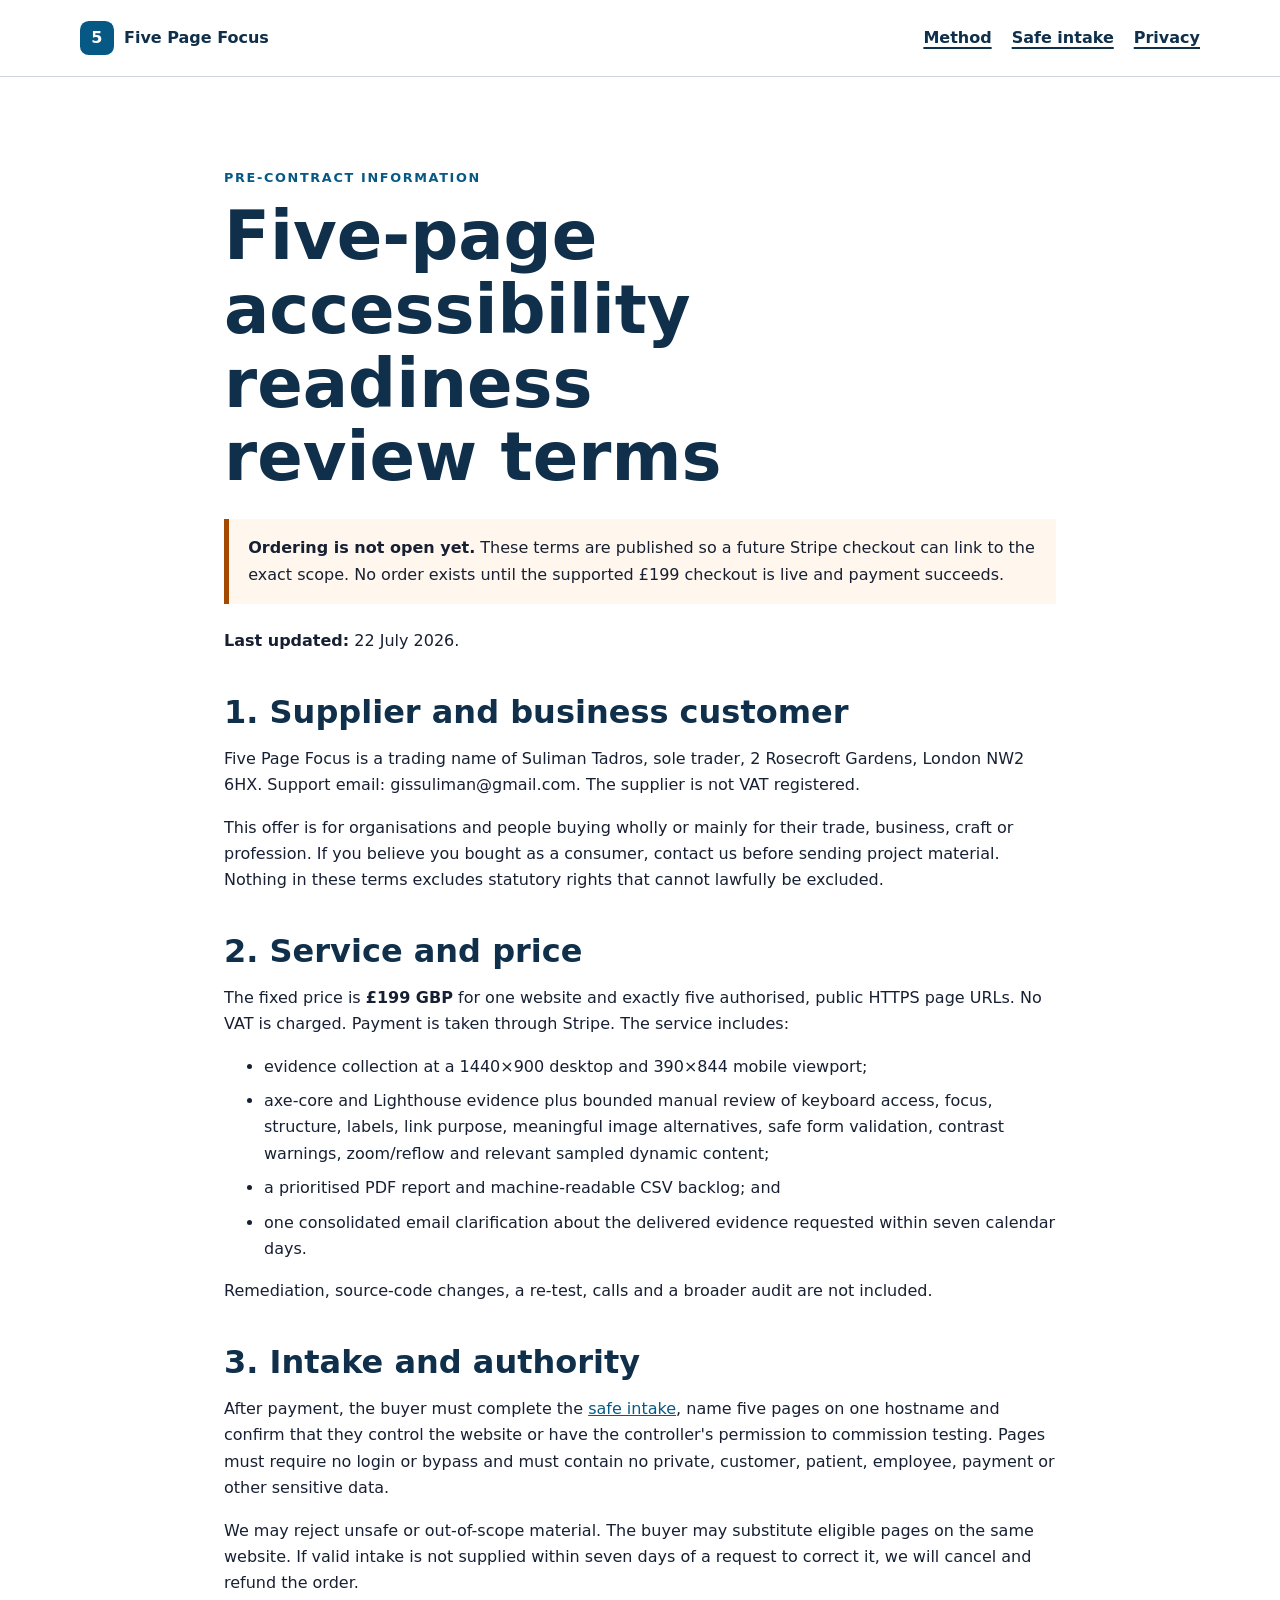
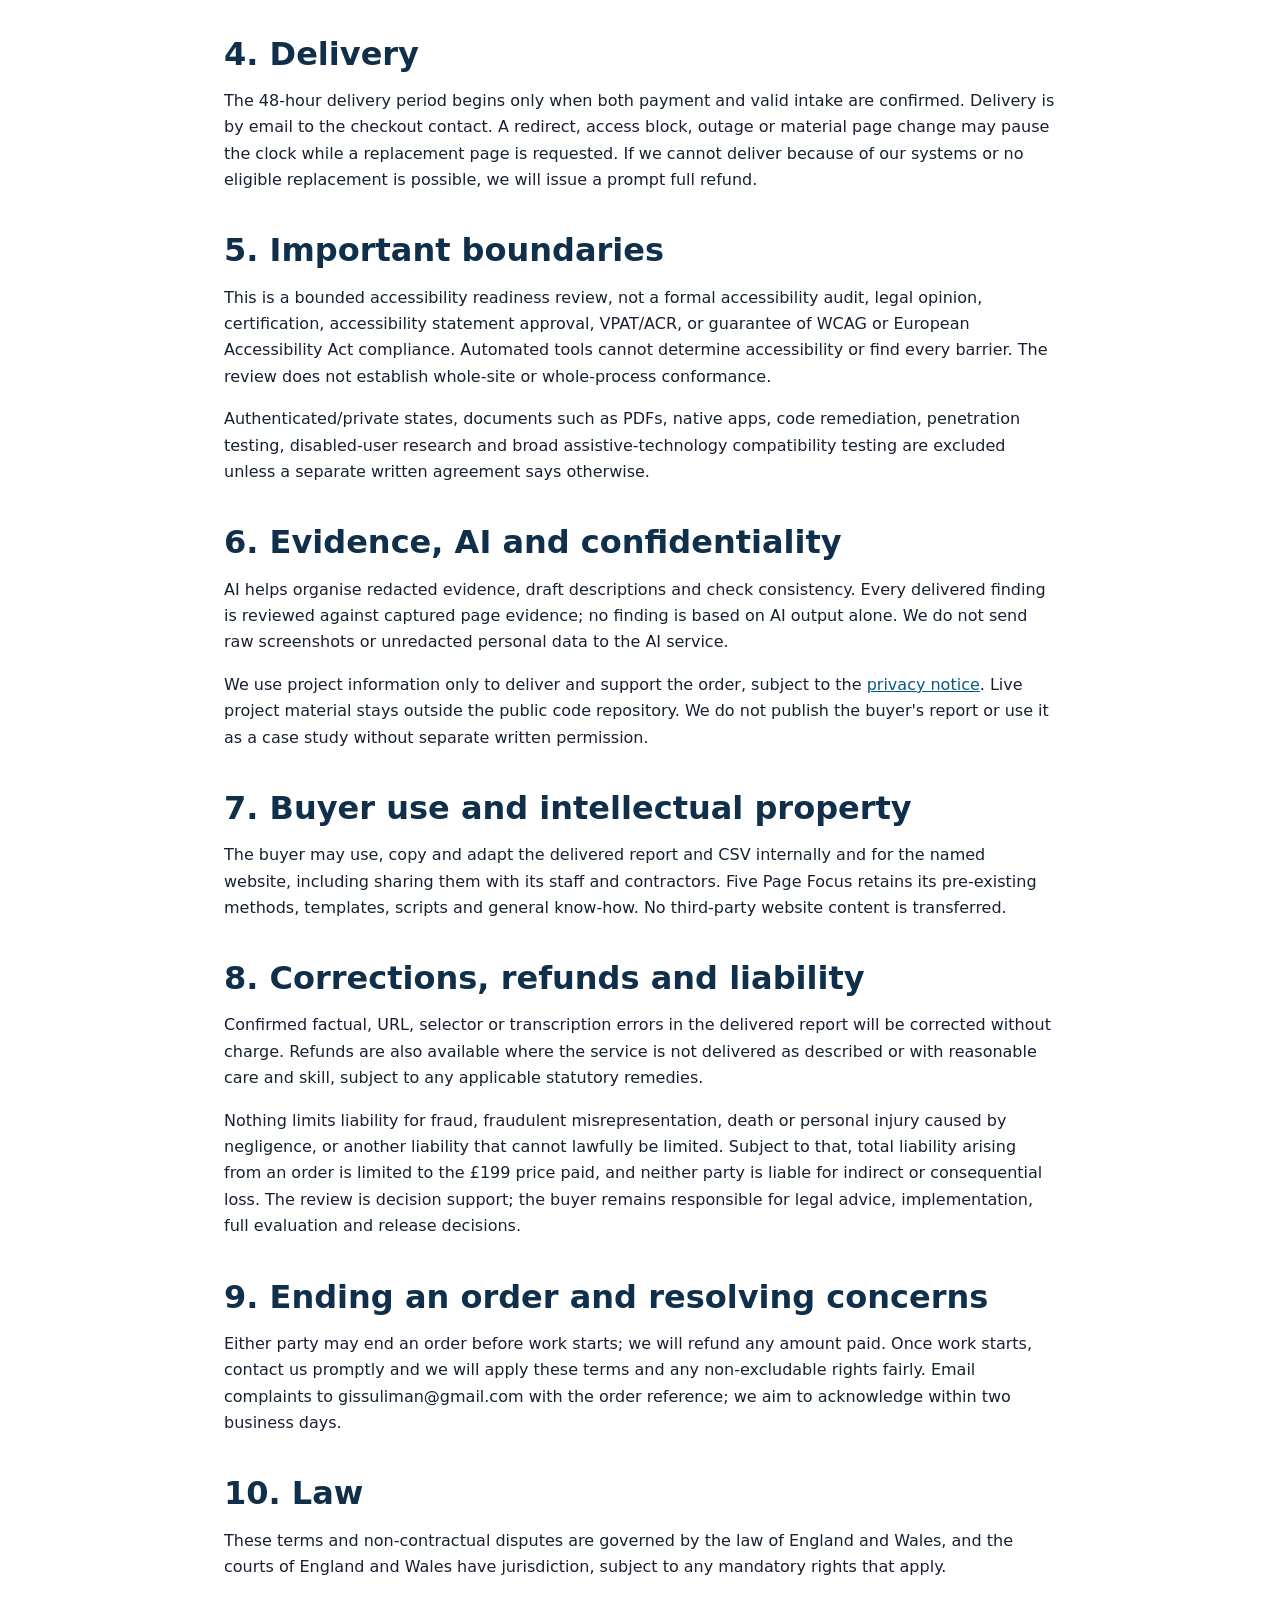
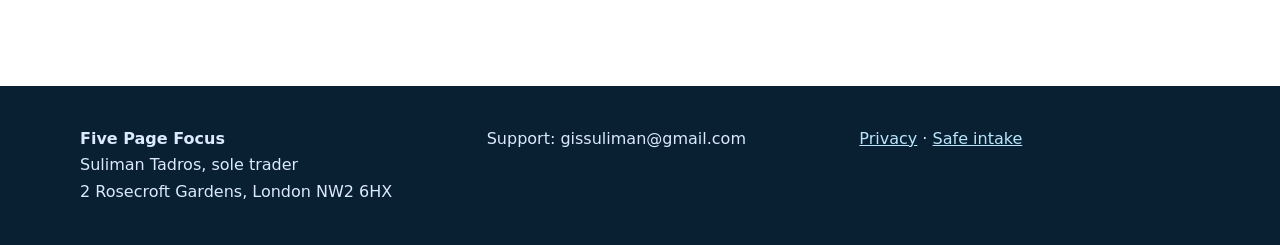
<file: service-terms.html>
<!doctype html>
<html lang="en-GB">
<head>
  <meta charset="utf-8">
  <meta name="viewport" content="width=device-width, initial-scale=1">
  <meta name="description" content="Business terms for the Five Page Focus five-page accessibility readiness review.">
  <link rel="canonical" href="https://hero988.github.io/-five-page-focus/service-terms.html">
  <title>Accessibility readiness review terms — Five Page Focus</title>
  <link rel="stylesheet" href="styles.css">
</head>
<body>
  <a class="skip-link" href="#main-content">Skip to main content</a>
  <header class="site-header"><div class="shell header-inner"><a class="brand" href="index.html" aria-label="Five Page Focus home"><span class="brand-mark" aria-hidden="true">5</span><span>Five Page Focus</span></a><nav aria-label="Main navigation"><ul><li><a href="index.html">Method</a></li><li><a href="intake.html">Safe intake</a></li><li><a href="privacy.html">Privacy</a></li></ul></nav></div></header>
  <main class="policy-main" id="main-content">
    <div class="shell narrow">
      <p class="eyebrow">Pre-contract information</p>
      <h1>Five-page accessibility readiness review terms</h1>
      <div class="policy-notice"><strong>Ordering is not open yet.</strong> These terms are published so a future Stripe checkout can link to the exact scope. No order exists until the supported £199 checkout is live and payment succeeds.</div>
      <p><strong>Last updated:</strong> 22 July 2026.</p>

      <h2>1. Supplier and business customer</h2>
      <p>Five Page Focus is a trading name of Suliman Tadros, sole trader, 2 Rosecroft Gardens, London NW2 6HX. Support email: gissuliman@gmail.com. The supplier is not VAT registered.</p>
      <p>This offer is for organisations and people buying wholly or mainly for their trade, business, craft or profession. If you believe you bought as a consumer, contact us before sending project material. Nothing in these terms excludes statutory rights that cannot lawfully be excluded.</p>

      <h2>2. Service and price</h2>
      <p>The fixed price is <strong>£199 GBP</strong> for one website and exactly five authorised, public HTTPS page URLs. No VAT is charged. Payment is taken through Stripe. The service includes:</p>
      <ul>
        <li>evidence collection at a 1440×900 desktop and 390×844 mobile viewport;</li>
        <li>axe-core and Lighthouse evidence plus bounded manual review of keyboard access, focus, structure, labels, link purpose, meaningful image alternatives, safe form validation, contrast warnings, zoom/reflow and relevant sampled dynamic content;</li>
        <li>a prioritised PDF report and machine-readable CSV backlog; and</li>
        <li>one consolidated email clarification about the delivered evidence requested within seven calendar days.</li>
      </ul>
      <p>Remediation, source-code changes, a re-test, calls and a broader audit are not included.</p>

      <h2>3. Intake and authority</h2>
      <p>After payment, the buyer must complete the <a href="intake.html">safe intake</a>, name five pages on one hostname and confirm that they control the website or have the controller's permission to commission testing. Pages must require no login or bypass and must contain no private, customer, patient, employee, payment or other sensitive data.</p>
      <p>We may reject unsafe or out-of-scope material. The buyer may substitute eligible pages on the same website. If valid intake is not supplied within seven days of a request to correct it, we will cancel and refund the order.</p>

      <h2>4. Delivery</h2>
      <p>The 48-hour delivery period begins only when both payment and valid intake are confirmed. Delivery is by email to the checkout contact. A redirect, access block, outage or material page change may pause the clock while a replacement page is requested. If we cannot deliver because of our systems or no eligible replacement is possible, we will issue a prompt full refund.</p>

      <h2>5. Important boundaries</h2>
      <p>This is a bounded accessibility readiness review, not a formal accessibility audit, legal opinion, certification, accessibility statement approval, VPAT/ACR, or guarantee of WCAG or European Accessibility Act compliance. Automated tools cannot determine accessibility or find every barrier. The review does not establish whole-site or whole-process conformance.</p>
      <p>Authenticated/private states, documents such as PDFs, native apps, code remediation, penetration testing, disabled-user research and broad assistive-technology compatibility testing are excluded unless a separate written agreement says otherwise.</p>

      <h2>6. Evidence, AI and confidentiality</h2>
      <p>AI helps organise redacted evidence, draft descriptions and check consistency. Every delivered finding is reviewed against captured page evidence; no finding is based on AI output alone. We do not send raw screenshots or unredacted personal data to the AI service.</p>
      <p>We use project information only to deliver and support the order, subject to the <a href="privacy.html">privacy notice</a>. Live project material stays outside the public code repository. We do not publish the buyer's report or use it as a case study without separate written permission.</p>

      <h2>7. Buyer use and intellectual property</h2>
      <p>The buyer may use, copy and adapt the delivered report and CSV internally and for the named website, including sharing them with its staff and contractors. Five Page Focus retains its pre-existing methods, templates, scripts and general know-how. No third-party website content is transferred.</p>

      <h2>8. Corrections, refunds and liability</h2>
      <p>Confirmed factual, URL, selector or transcription errors in the delivered report will be corrected without charge. Refunds are also available where the service is not delivered as described or with reasonable care and skill, subject to any applicable statutory remedies.</p>
      <p>Nothing limits liability for fraud, fraudulent misrepresentation, death or personal injury caused by negligence, or another liability that cannot lawfully be limited. Subject to that, total liability arising from an order is limited to the £199 price paid, and neither party is liable for indirect or consequential loss. The review is decision support; the buyer remains responsible for legal advice, implementation, full evaluation and release decisions.</p>

      <h2>9. Ending an order and resolving concerns</h2>
      <p>Either party may end an order before work starts; we will refund any amount paid. Once work starts, contact us promptly and we will apply these terms and any non-excludable rights fairly. Email complaints to gissuliman@gmail.com with the order reference; we aim to acknowledge within two business days.</p>

      <h2>10. Law</h2>
      <p>These terms and non-contractual disputes are governed by the law of England and Wales, and the courts of England and Wales have jurisdiction, subject to any mandatory rights that apply.</p>
    </div>
  </main>
  <footer class="site-footer"><div class="shell footer-grid"><p><strong>Five Page Focus</strong><br>Suliman Tadros, sole trader<br>2 Rosecroft Gardens, London NW2 6HX</p><p>Support: gissuliman@gmail.com</p><p><a href="privacy.html">Privacy</a> · <a href="intake.html">Safe intake</a></p></div></footer>
</body>
</html>
</file>
<file: styles.css>
:root {
  color-scheme: light;
  --ink: #172033;
  --muted: #4f5d73;
  --line: #cbd5e1;
  --surface: #f4f7fb;
  --navy: #0f2f4a;
  --blue: #075985;
  --blue-dark: #064a6e;
  --aqua: #dff6f2;
  --white: #fff;
}

* { box-sizing: border-box; }

html { scroll-behavior: smooth; }

body {
  margin: 0;
  color: var(--ink);
  background: var(--white);
  font: 1rem/1.65 system-ui, -apple-system, BlinkMacSystemFont, "Segoe UI", sans-serif;
}

a { color: var(--blue); }
a:hover { color: var(--blue-dark); }
a:focus-visible, .button:focus-visible { outline: 3px solid #f59e0b; outline-offset: 3px; }

.skip-link {
  position: absolute;
  z-index: 10;
  left: 1rem;
  top: -5rem;
  padding: .7rem 1rem;
  color: var(--white);
  background: var(--navy);
}

.skip-link:focus { top: 1rem; }

.shell { width: min(100% - 2rem, 70rem); margin-inline: auto; }

.site-header { border-bottom: 1px solid var(--line); background: var(--white); }
.header-inner { display: flex; align-items: center; justify-content: space-between; min-height: 4.75rem; gap: 1.5rem; }
.brand { display: inline-flex; align-items: center; gap: .65rem; color: var(--navy); font-weight: 800; text-decoration: none; }
.brand-mark { display: grid; width: 2.1rem; height: 2.1rem; place-items: center; border-radius: .55rem; color: var(--white); background: var(--blue); }
nav ul { display: flex; flex-wrap: wrap; gap: 1.25rem; margin: 0; padding: 0; list-style: none; }
nav a { color: var(--navy); font-weight: 700; text-decoration-thickness: .12em; text-underline-offset: .25em; }

.hero { padding: clamp(3.5rem, 8vw, 7rem) 0; background: #eef8fb; }
.hero-grid { display: grid; grid-template-columns: minmax(0, 1.45fr) minmax(18rem, .75fr); align-items: center; gap: clamp(2rem, 6vw, 5rem); }
.eyebrow { margin: 0 0 .75rem; color: var(--blue); font-size: .8rem; font-weight: 850; letter-spacing: .13em; text-transform: uppercase; }
h1, h2 { color: var(--navy); line-height: 1.1; text-wrap: balance; }
h1 { max-width: 13ch; margin: 0; font-size: clamp(2.5rem, 7vw, 5rem); }
h2 { margin: 0 0 1rem; font-size: clamp(1.8rem, 4vw, 3rem); }
.hero-copy { max-width: 41rem; margin: 1.5rem 0 0; color: var(--muted); font-size: clamp(1.08rem, 2vw, 1.3rem); }
.button-row { display: flex; flex-wrap: wrap; gap: .9rem; margin-top: 2rem; }
.button { display: inline-flex; align-items: center; justify-content: center; min-height: 3rem; padding: .7rem 1.15rem; border: 2px solid var(--blue); border-radius: .45rem; font-weight: 800; text-align: center; text-decoration: none; }
.button-primary { color: var(--white); background: var(--blue); }
.button-primary:hover { color: var(--white); background: var(--blue-dark); border-color: var(--blue-dark); }
.button-secondary { color: var(--blue); background: var(--white); }
.summary-card { padding: 1.6rem; border: 1px solid var(--line); border-radius: .8rem; background: var(--white); box-shadow: 0 1rem 2.5rem rgb(15 47 74 / .1); }
.card-kicker { margin: 0 0 .55rem; color: var(--muted); font-weight: 750; }
.summary-card h2 { font-size: 1.65rem; }
.summary-card dl { margin: 1.4rem 0; }
.summary-card dl div { display: flex; justify-content: space-between; gap: 1rem; padding: .65rem 0; border-top: 1px solid var(--line); }
.summary-card dt { color: var(--muted); }
.summary-card dd { margin: 0; color: var(--navy); font-weight: 850; }
.small { color: var(--muted); font-size: .9rem; }

.section { padding: clamp(3.5rem, 7vw, 6rem) 0; }
.section-heading { max-width: 45rem; margin-bottom: 2rem; }
.section-heading > p:last-child { color: var(--muted); font-size: 1.1rem; }
.method-grid { display: grid; grid-template-columns: repeat(3, 1fr); gap: 1rem; margin: 0; padding: 0; counter-reset: method; list-style: none; }
.method-grid li { position: relative; min-height: 12rem; padding: 3.8rem 1.25rem 1.25rem; border: 1px solid var(--line); border-radius: .65rem; counter-increment: method; }
.method-grid li::before { position: absolute; top: 1rem; left: 1.25rem; content: counter(method, decimal-leading-zero); color: var(--blue); font-weight: 900; }
.method-grid strong, .method-grid span { display: block; }
.method-grid strong { margin-bottom: .35rem; color: var(--navy); font-size: 1.1rem; }
.method-grid span { color: var(--muted); }

.report-section { background: var(--surface); }
.report-grid, .boundary-grid, .product-panel { display: grid; grid-template-columns: 1fr 1fr; align-items: center; gap: clamp(2rem, 6vw, 5rem); }
.text-link { font-weight: 800; text-underline-offset: .22em; }
.finding-list { display: flex; flex-wrap: wrap; gap: .65rem; }
.finding-list span { padding: .55rem .75rem; border: 1px solid #9bcac0; border-radius: 999px; color: var(--navy); background: var(--aqua); font-weight: 750; }
.boundaries-section p { color: var(--muted); }
.product-section { background: var(--navy); }
.product-section h2, .product-section p { color: var(--white); }
.product-section .eyebrow { color: #7dd3fc; }
.product-panel .button { justify-self: end; background: var(--white); color: var(--blue-dark); border-color: var(--white); }
.product-panel .button:hover { color: var(--navy); background: #e0f2fe; border-color: #e0f2fe; }

.site-footer { padding: 2.5rem 0; color: #dbeafe; background: #091f32; }
.footer-grid { display: grid; grid-template-columns: 1.1fr 1fr 1fr; gap: 2rem; }
.footer-grid p { margin: 0; }
.site-footer a { color: #bae6fd; }

.policy-main { padding: clamp(3rem, 7vw, 6rem) 0; }
.narrow { max-width: 52rem; }
.policy-main h1 { max-width: none; font-size: clamp(2.3rem, 6vw, 4.2rem); }
.policy-main h2 { margin-top: 2.5rem; font-size: clamp(1.45rem, 3vw, 2rem); }
.policy-main h3 { margin-top: 2rem; color: var(--navy); }
.policy-main li + li { margin-top: .5rem; }
.policy-notice { margin: 1.5rem 0; padding: 1rem 1.2rem; border-left: .35rem solid #a34a00; background: #fff7ed; }
.copy-block { padding: 1rem; border: 1px solid var(--line); border-radius: .5rem; background: var(--surface); white-space: pre-wrap; }

@media (max-width: 760px) {
  .header-inner { align-items: flex-start; flex-direction: column; padding: 1rem 0; }
  nav ul { gap: .75rem 1rem; }
  .hero-grid, .report-grid, .boundary-grid, .product-panel, .footer-grid { grid-template-columns: 1fr; }
  .method-grid { grid-template-columns: 1fr 1fr; }
  .product-panel .button { justify-self: start; }
}

@media (max-width: 480px) {
  .shell { width: min(100% - 1.25rem, 70rem); }
  .method-grid { grid-template-columns: 1fr; }
  .button-row, .button { width: 100%; }
}

@media (prefers-reduced-motion: reduce) {
  html { scroll-behavior: auto; }
}
</file>
